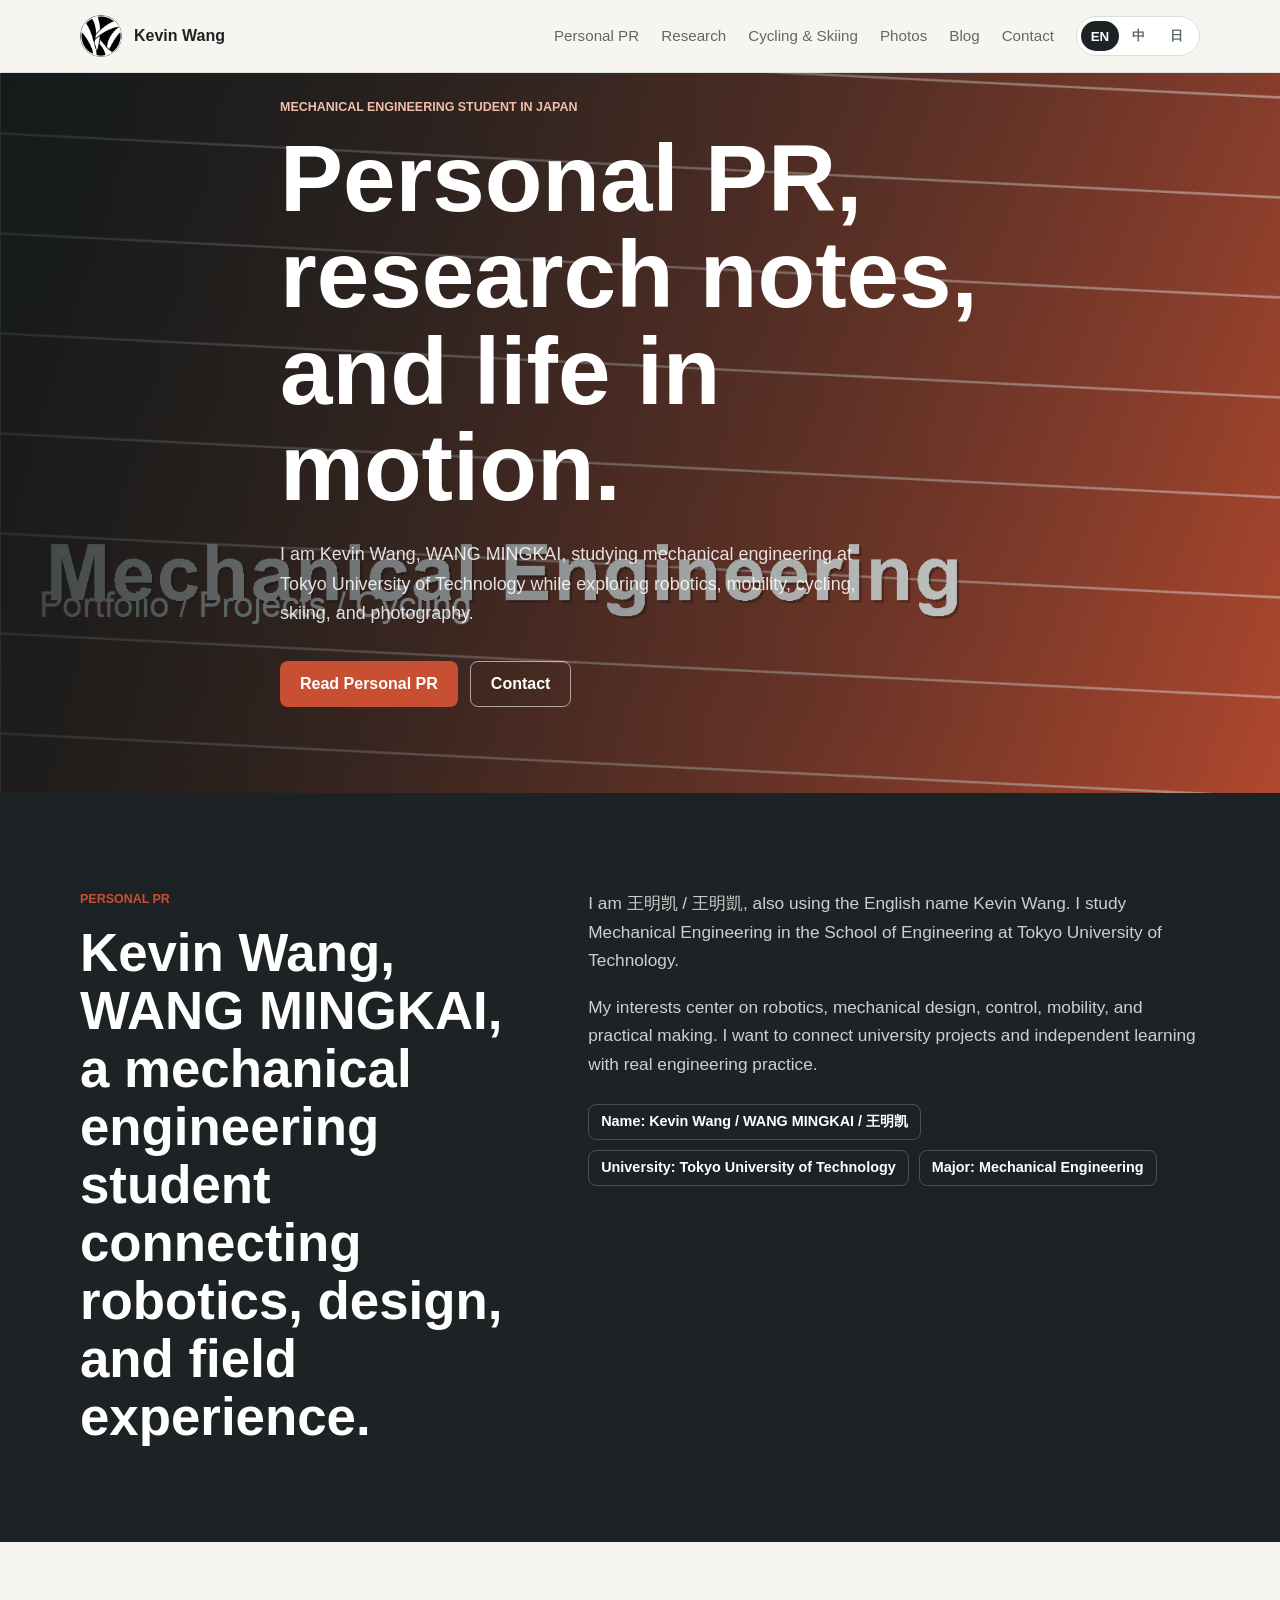
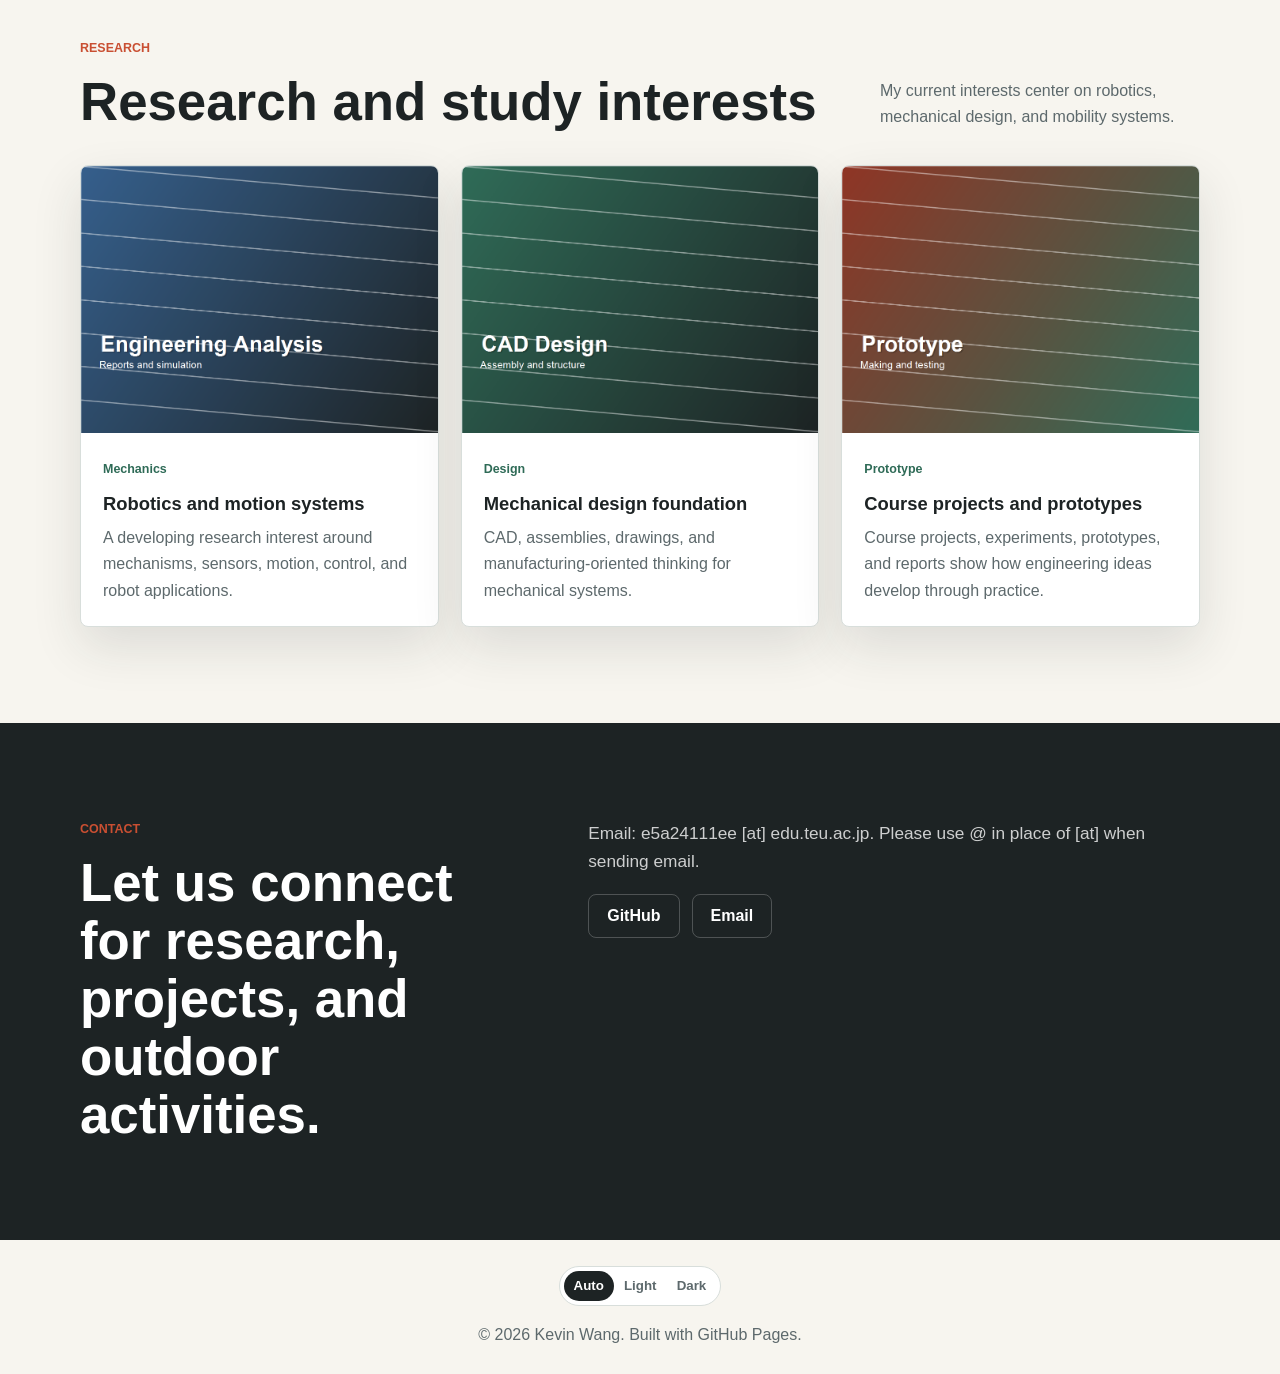
<file: index.html>
<!DOCTYPE html>
<html lang="en">
<head>
  <meta charset="UTF-8">
  <meta name="viewport" content="width=device-width, initial-scale=1.0">
  <meta name="description" content="Kevin Wang WANG MINGKAI's personal PR site for mechanical engineering, robotics interests, cycling, skiing, photography, and contact information.">
  <title>Kevin Wang | Mechanical Engineering Student</title>
  <link rel="icon" type="image/png" sizes="32x32" href="assets/images/favicon.png">
  <link rel="apple-touch-icon" sizes="180x180" href="assets/images/apple-touch-icon.png">
  <link rel="stylesheet" href="assets/css/styles.css">
</head>
<body>
  <header class="site-header">
    <nav class="nav" aria-label="Main navigation">
      <a class="brand" href="index.html#home" aria-label="Kevin Wang home">
        <span class="brand-mark"><img src="assets/images/site-icon.png" alt=""></span>
        <span class="brand-text">Kevin Wang</span>
      </a>
      <button class="nav-toggle" type="button" aria-expanded="false" aria-controls="nav-menu" aria-label="Open navigation">
        <span></span>
        <span></span>
        <span></span>
      </button>
      <div class="nav-menu" id="nav-menu">
        <a href="index.html#pr" data-i18n="nav.pr">Personal PR</a>
        <a href="index.html#research" data-i18n="nav.research">Research</a>
        <a href="activity.html" data-i18n="nav.activity">Cycling & Skiing</a>
        <a href="photos.html" data-i18n="nav.photos">Photos</a>
        <a href="blog.html" data-i18n="nav.blog">Blog</a>
        <a href="index.html#contact" data-i18n="nav.contact">Contact</a>
        <div class="language-switcher" aria-label="Language selector">
          <button class="lang-button active" type="button" data-lang="en">EN</button>
          <button class="lang-button" type="button" data-lang="zh">中</button>
          <button class="lang-button" type="button" data-lang="ja">日</button>
        </div>
      </div>
    </nav>
  </header>

  <main>
    <section class="hero" id="home">
      <div class="hero-media" aria-hidden="true">
        <img src="assets/images/hero-mechanical-cycling.png" alt="">
      </div>
      <div class="hero-content">
        <p class="eyebrow" data-i18n="hero.eyebrow">Mechanical Engineering Student in Japan</p>
        <h1 data-i18n="hero.title">Personal PR, research notes, and life in motion.</h1>
        <p class="hero-copy" data-i18n="hero.copy">I am Kevin Wang, WANG MINGKAI, studying mechanical engineering at Tokyo University of Technology while exploring robotics, mobility, cycling, skiing, and photography.</p>
        <div class="hero-actions">
          <a class="button primary" href="#pr" data-i18n="hero.primary">Read Personal PR</a>
          <a class="button secondary" href="#contact" data-i18n="hero.secondary">Contact</a>
        </div>
      </div>
    </section>

    <section class="section-band" id="pr">
      <div class="section-inner pr-layout">
        <div>
          <p class="section-kicker" data-i18n="pr.kicker">Personal PR</p>
          <h2 data-i18n="pr.title">Kevin Wang, WANG MINGKAI, a mechanical engineering student connecting robotics, design, and field experience.</h2>
        </div>
        <div class="pr-copy">
          <p data-i18n="pr.body1">I am 王明凯 / 王明凱, also using the English name Kevin Wang. I study Mechanical Engineering in the School of Engineering at Tokyo University of Technology.</p>
          <p data-i18n="pr.body2">My interests center on robotics, mechanical design, control, mobility, and practical making. I want to connect university projects and independent learning with real engineering practice.</p>
          <div class="quick-facts">
            <span data-i18n="pr.fact1">Name: Kevin Wang / WANG MINGKAI / 王明凯</span>
            <span data-i18n="pr.fact2">University: Tokyo University of Technology</span>
            <span data-i18n="pr.fact3">Major: Mechanical Engineering</span>
          </div>
        </div>
      </div>
    </section>

    <section class="section" id="research">
      <div class="section-inner">
        <div class="section-heading">
          <div>
            <p class="section-kicker" data-i18n="research.kicker">Research</p>
            <h2 data-i18n="research.title">Research and study interests</h2>
          </div>
          <p class="section-note" data-i18n="research.note">My current interests center on robotics, mechanical design, and mobility systems.</p>
        </div>
        <div class="project-grid">
          <article class="project-card">
            <img src="assets/images/project-analysis.png" alt="Mechanical and robotics research visual">
            <div class="card-body">
              <span class="tag" data-i18n="research.card1.tag">Mechanics</span>
              <h3 data-i18n="research.card1.title">Robotics and motion systems</h3>
              <p data-i18n="research.card1.body">A developing research interest around mechanisms, sensors, motion, control, and robot applications.</p>
            </div>
          </article>
          <article class="project-card">
            <img src="assets/images/project-cad.png" alt="CAD and mechanical design visual">
            <div class="card-body">
              <span class="tag" data-i18n="research.card2.tag">Design</span>
              <h3 data-i18n="research.card2.title">Mechanical design foundation</h3>
              <p data-i18n="research.card2.body">CAD, assemblies, drawings, and manufacturing-oriented thinking for mechanical systems.</p>
            </div>
          </article>
          <article class="project-card">
            <img src="assets/images/project-prototype.png" alt="Prototype and testing visual">
            <div class="card-body">
              <span class="tag" data-i18n="research.card3.tag">Prototype</span>
              <h3 data-i18n="research.card3.title">Course projects and prototypes</h3>
              <p data-i18n="research.card3.body">Course projects, experiments, prototypes, and reports show how engineering ideas develop through practice.</p>
            </div>
          </article>
        </div>
      </div>
    </section>

    <section class="contact section-band" id="contact">
      <div class="section-inner contact-grid">
        <div>
          <p class="section-kicker" data-i18n="contact.kicker">Contact</p>
          <h2 data-i18n="contact.title">Let us connect for research, projects, and outdoor activities.</h2>
        </div>
        <div class="contact-panel">
          <p data-i18n="contact.body">Email: e5a24111ee [at] edu.teu.ac.jp. Please use @ in place of [at] when sending email.</p>
          <div class="contact-links">
            <a href="https://github.com/hjfxdxn" target="_blank" rel="noreferrer">GitHub</a>
            <a href="mailto:e5a24111ee@edu.teu.ac.jp">Email</a>
          </div>
        </div>
      </div>
    </section>
  </main>

  <footer class="site-footer">
    <div class="theme-switcher footer-theme-switcher" aria-label="Theme selector">
      <button class="theme-button active" type="button" data-theme-choice="auto">Auto</button>
      <button class="theme-button" type="button" data-theme-choice="light">Light</button>
      <button class="theme-button" type="button" data-theme-choice="dark">Dark</button>
    </div>
    <p>&copy; <span id="year"></span> Kevin Wang. Built with GitHub Pages.</p>
  </footer>

  <script src="assets/js/main.js"></script>
</body>
</html>
</file>
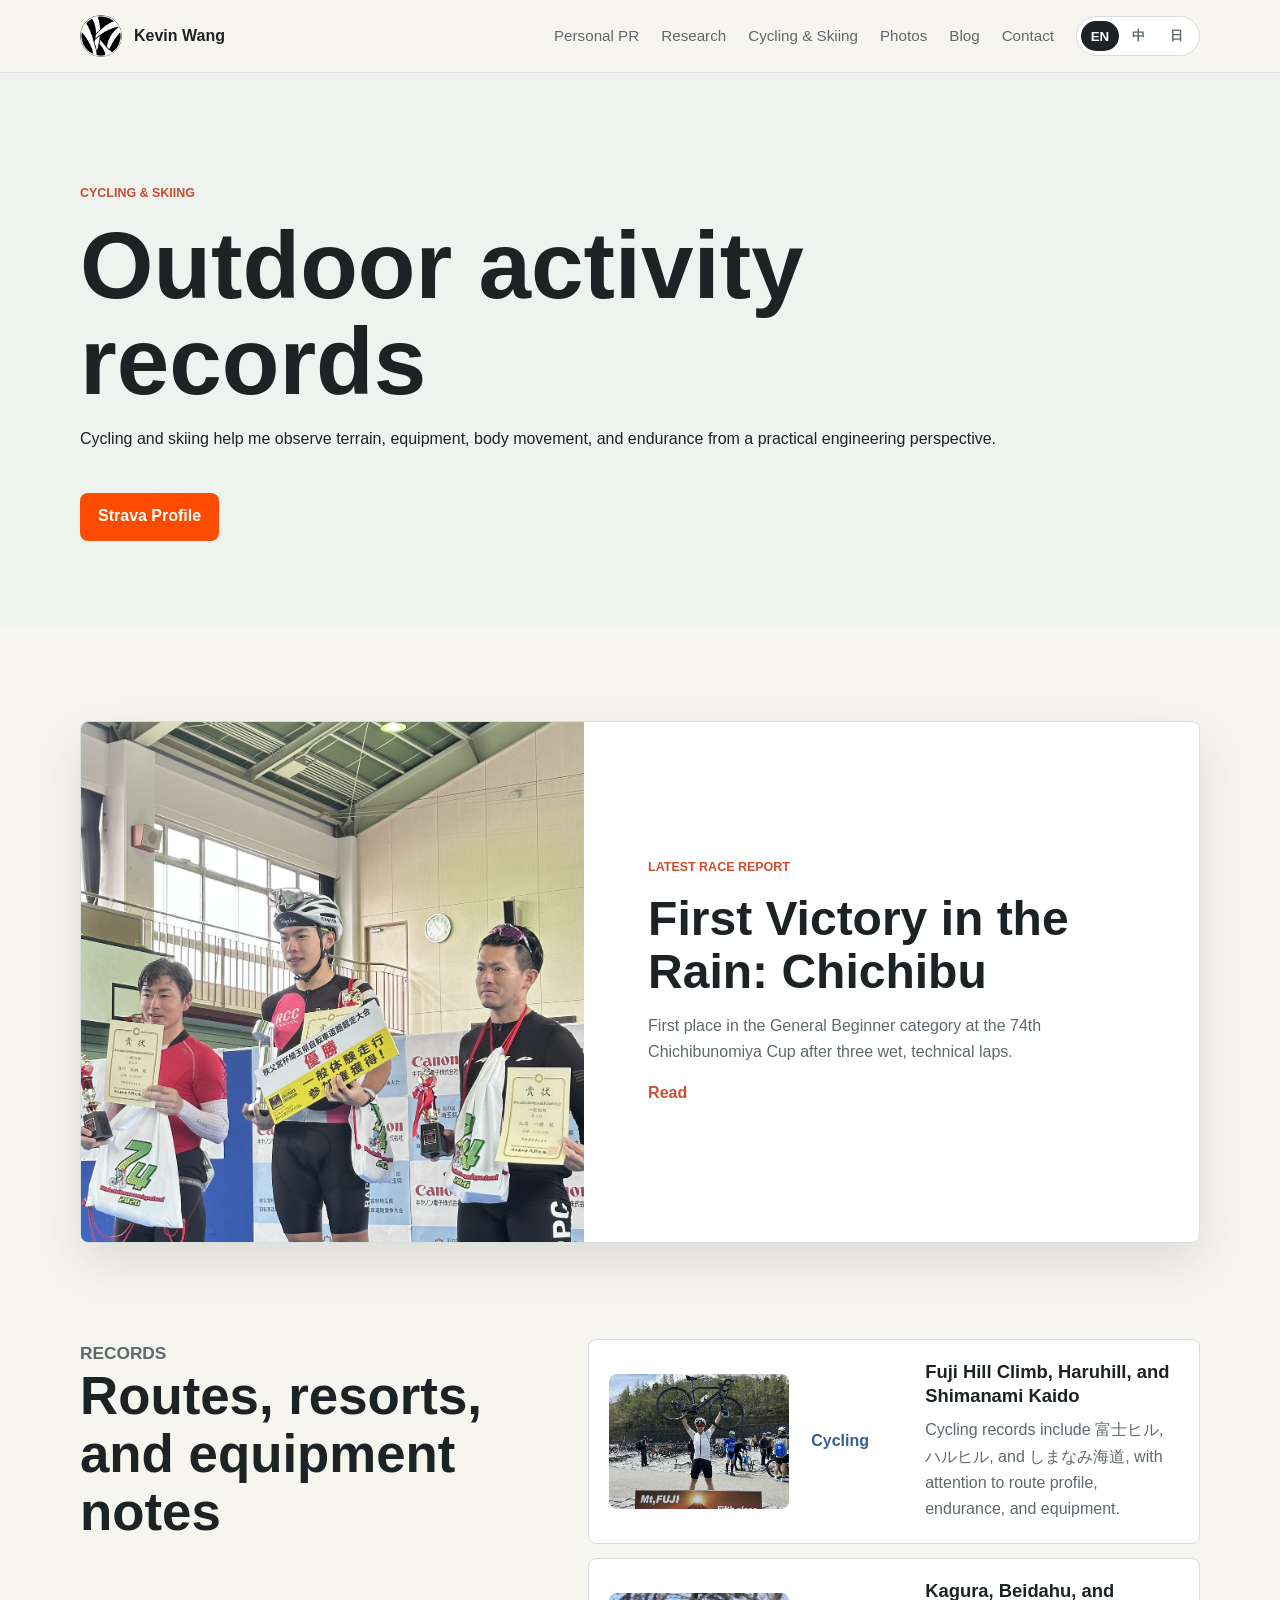
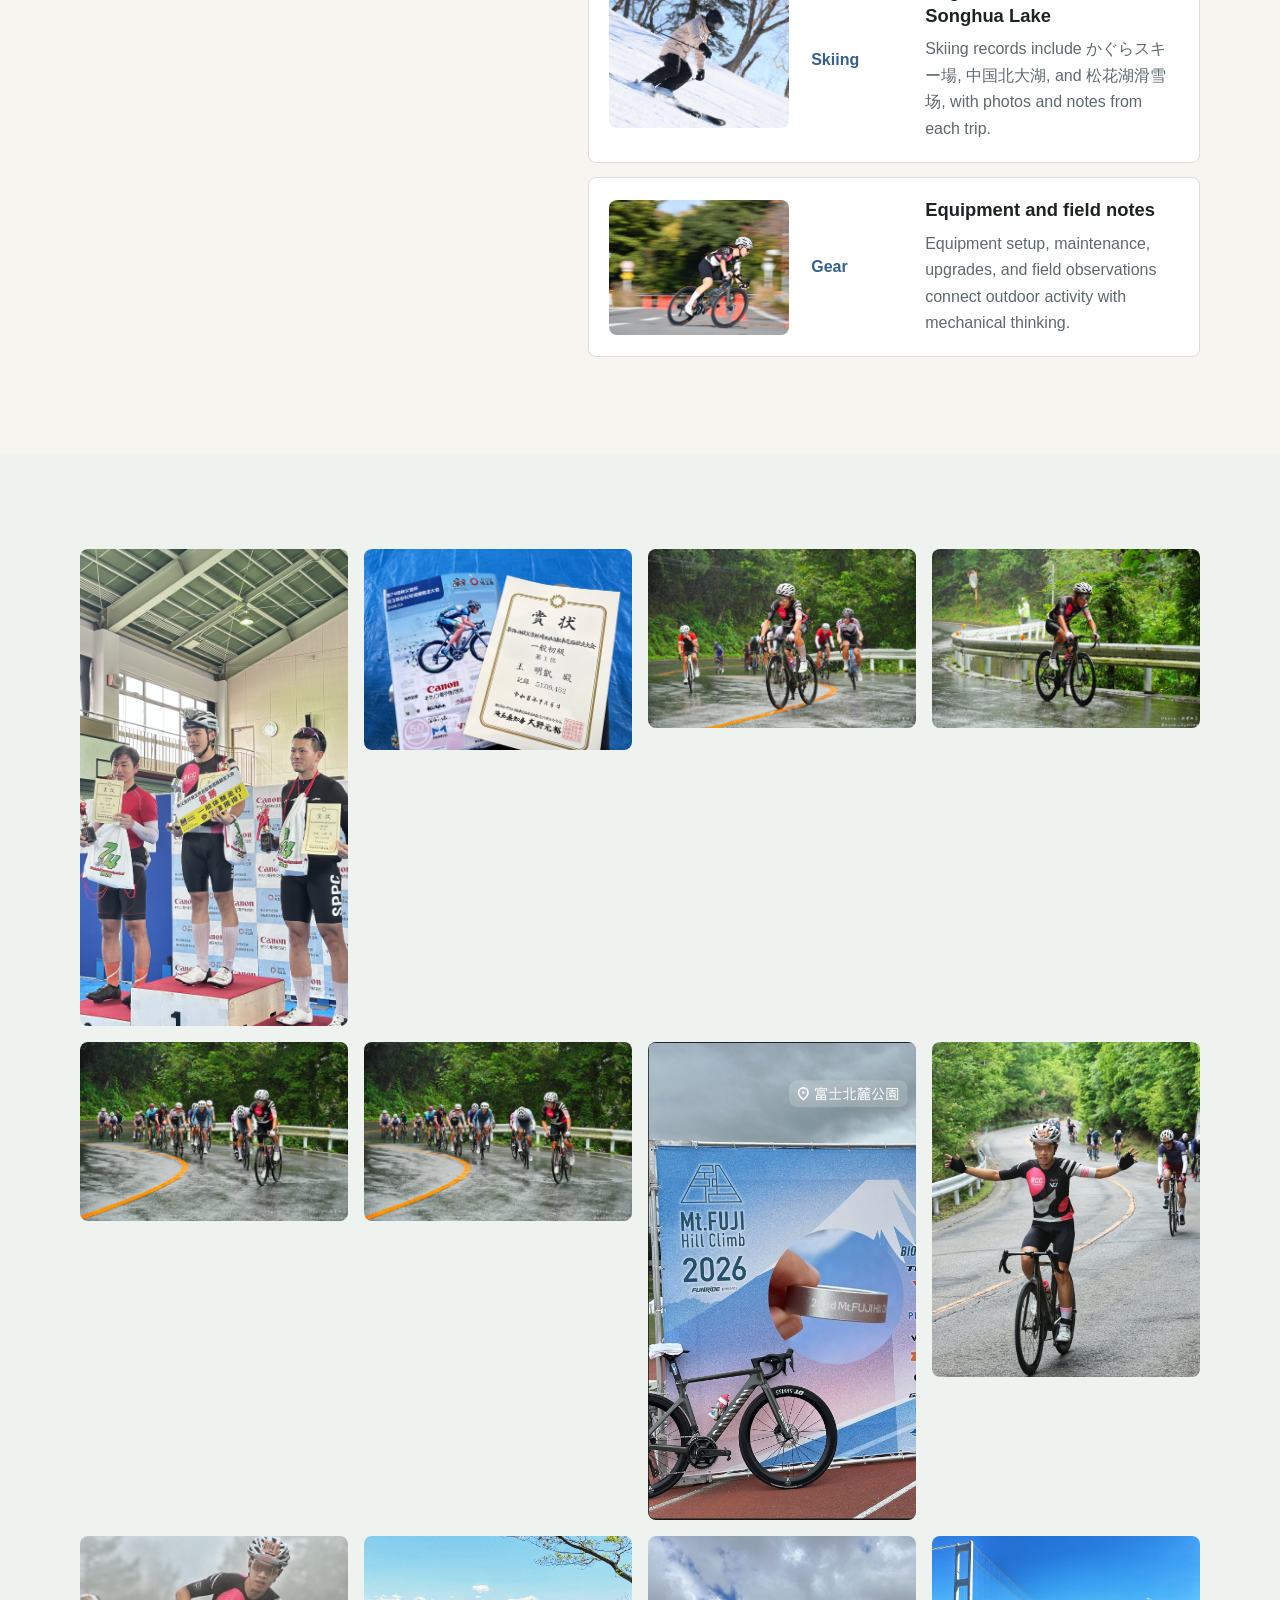
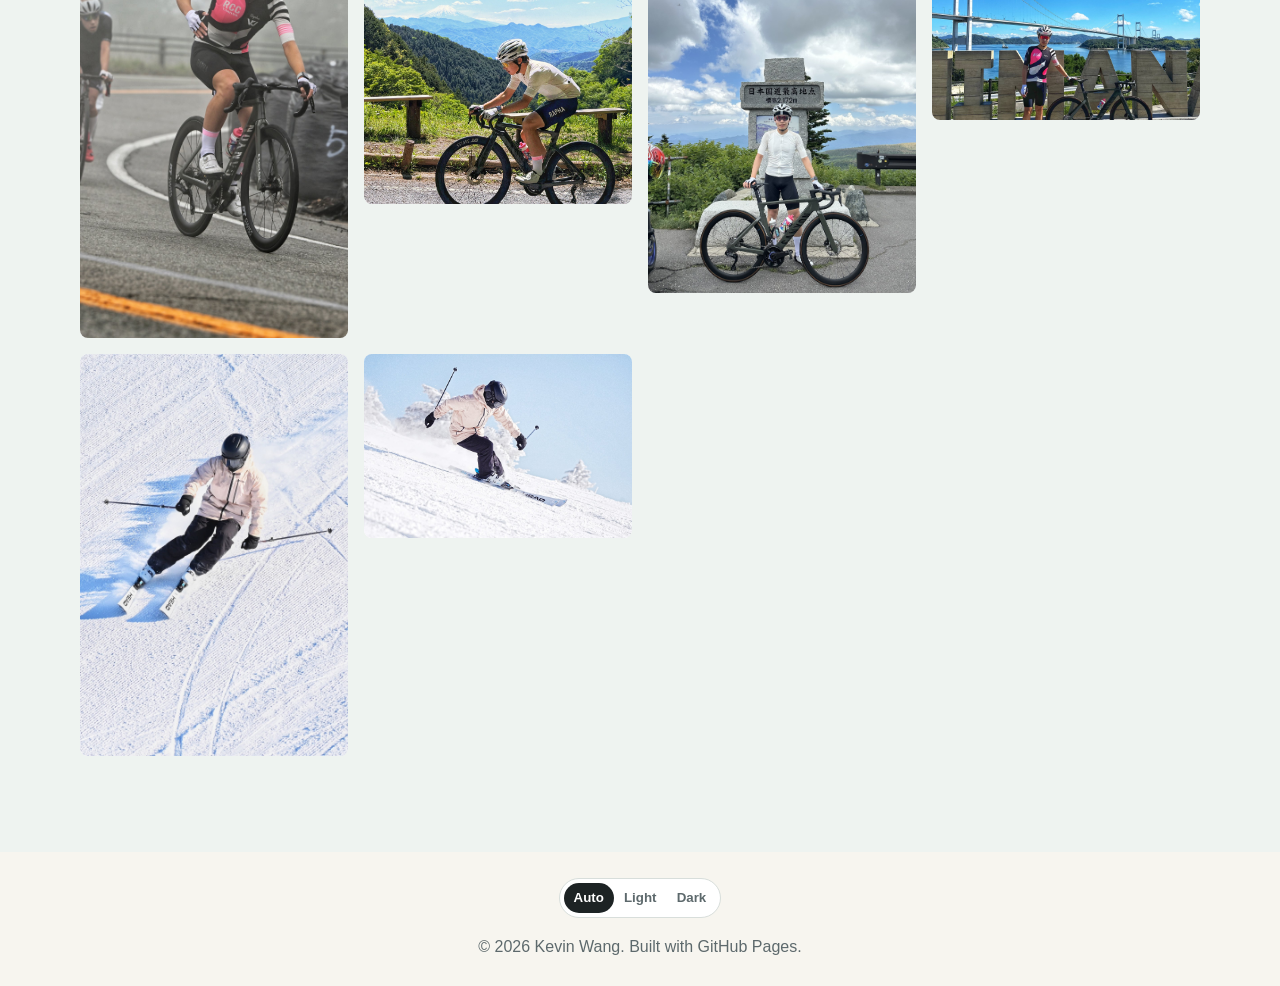
<file: activity.html>
<!DOCTYPE html>
<html lang="en">
<head>
  <meta charset="UTF-8">
  <meta name="viewport" content="width=device-width, initial-scale=1.0">
  <meta name="description" content="Cycling and skiing records by Kevin Wang.">
  <title>Cycling & Skiing | Kevin Wang</title>
  <link rel="icon" type="image/png" sizes="32x32" href="assets/images/favicon.png">
  <link rel="apple-touch-icon" sizes="180x180" href="assets/images/apple-touch-icon.png">
  <link rel="stylesheet" href="assets/css/styles.css">
</head>
<body>
  <header class="site-header">
    <nav class="nav" aria-label="Main navigation">
      <a class="brand" href="index.html#home" aria-label="Kevin Wang home">
        <span class="brand-mark"><img src="assets/images/site-icon.png" alt=""></span>
        <span class="brand-text">Kevin Wang</span>
      </a>
      <button class="nav-toggle" type="button" aria-expanded="false" aria-controls="nav-menu" aria-label="Open navigation">
        <span></span>
        <span></span>
        <span></span>
      </button>
      <div class="nav-menu" id="nav-menu">
        <a href="index.html#pr" data-i18n="nav.pr">Personal PR</a>
        <a href="index.html#research" data-i18n="nav.research">Research</a>
        <a href="activity.html" data-i18n="nav.activity">Cycling & Skiing</a>
        <a href="photos.html" data-i18n="nav.photos">Photos</a>
        <a href="blog.html" data-i18n="nav.blog">Blog</a>
        <a href="index.html#contact" data-i18n="nav.contact">Contact</a>
        <div class="language-switcher" aria-label="Language selector">
          <button class="lang-button active" type="button" data-lang="en">EN</button>
          <button class="lang-button" type="button" data-lang="zh">中</button>
          <button class="lang-button" type="button" data-lang="ja">日</button>
        </div>
      </div>
    </nav>
  </header>

  <main>
    <section class="subpage-hero section-muted">
      <div class="section-inner">
        <p class="section-kicker" data-i18n="activity.kicker">Cycling & Skiing</p>
        <h1 data-i18n="activity.title">Outdoor activity records</h1>
        <p data-i18n="activity.body">Cycling and skiing help me observe terrain, equipment, body movement, and endurance from a practical engineering perspective.</p>
        <a class="strava-link" href="https://strava.com/athletes/123462810" target="_blank" rel="noreferrer">Strava Profile</a>
      </div>
    </section>

    <section class="section race-report-section">
      <div class="section-inner">
        <a class="race-report-feature" href="chichibu-cup-first-victory.html">
          <img src="assets/images/activity/chichibu-podium-victory.jpg" alt="Kevin Wang on the winner's podium at the Chichibunomiya Cup">
          <div class="race-report-copy">
            <p class="section-kicker" data-i18n="activity.report.kicker">Latest Race Report</p>
            <h2 data-i18n="activity.report.title">First Victory in the Rain: Chichibu</h2>
            <p data-i18n="activity.report.body">First place in the General Beginner category at the 74th Chichibunomiya Cup after three wet, technical laps.</p>
            <span class="blog-card-action" data-i18n="blog.read">Read</span>
          </div>
        </a>
      </div>
    </section>

    <section class="section">
      <div class="section-inner activity-layout">
        <div class="section-heading compact">
          <p class="section-kicker">Records</p>
          <h2>Routes, resorts, and equipment notes</h2>
        </div>
        <div class="ride-list">
          <article class="ride-item media-ride-item">
            <img src="assets/images/activity/cycling-fuji-hillclimb-finish.jpg" alt="Fuji Hill Climb finish area">
            <span class="ride-date">Cycling</span>
            <div>
              <h3 data-i18n="activity.cycling.title">Fuji Hill Climb, Haruhill, and Shimanami Kaido</h3>
              <p data-i18n="activity.cycling.body">Cycling records include 富士ヒル, ハルヒル, and しまなみ海道, with attention to route profile, endurance, and equipment.</p>
            </div>
          </article>
          <article class="ride-item media-ride-item">
            <img src="assets/images/activity/skiing-slope-carve.jpg" alt="Skiing on a snowy slope">
            <span class="ride-date">Skiing</span>
            <div>
              <h3 data-i18n="activity.skiing.title">Kagura, Beidahu, and Songhua Lake</h3>
              <p data-i18n="activity.skiing.body">Skiing records include かぐらスキー場, 中国北大湖, and 松花湖滑雪场, with photos and notes from each trip.</p>
            </div>
          </article>
          <article class="ride-item media-ride-item">
            <img src="assets/images/activity/cycling-road-action.jpg" alt="Road cycling action">
            <span class="ride-date">Gear</span>
            <div>
              <h3 data-i18n="activity.gear.title">Equipment and field notes</h3>
              <p data-i18n="activity.gear.body">Equipment setup, maintenance, upgrades, and field observations connect outdoor activity with mechanical thinking.</p>
            </div>
          </article>
        </div>
      </div>
    </section>

    <section class="section section-muted">
      <div class="section-inner">
        <div class="activity-photo-grid">
          <figure tabindex="0"><img src="assets/images/activity/chichibu-podium-victory.jpg" alt="Winner's podium at the Chichibunomiya Cup"><figcaption>First career victory</figcaption></figure>
          <figure tabindex="0"><img src="assets/images/activity/chichibu-winner-certificate.jpg" alt="Chichibunomiya Cup winner's certificate"><figcaption>General Beginner, first place</figcaption></figure>
          <figure tabindex="0"><img src="assets/images/activity/chichibu-rain-pack.jpg" alt="Racing in the pack during heavy rain in Chichibu"><figcaption>Climbing with the pack</figcaption></figure>
          <figure tabindex="0"><img src="assets/images/activity/chichibu-rain-solo.jpg" alt="Kevin Wang racing alone in heavy rain"><figcaption>Rain-soaked race line</figcaption></figure>
          <figure tabindex="0"><img src="assets/images/activity/chichibu-rain-attack.jpg" alt="Kevin Wang leading an attack on a wet climb"><figcaption>Driving the pace uphill</figcaption></figure>
          <figure tabindex="0"><img src="assets/images/activity/chichibu-rain-breakaway.jpg" alt="Kevin Wang moving clear at the front of the group"><figcaption>The decisive move</figcaption></figure>
          <figure tabindex="0"><img src="assets/images/activity/fuji-hill-silver-ring.jpg" alt="Mt. Fuji Hill Climb silver ring"><figcaption>Silver Ring</figcaption></figure>
          <figure tabindex="0"><img src="assets/images/activity/fuji-hill-climb-road.jpg" alt="Cycling during Mt. Fuji Hill Climb"><figcaption>Fuji Hill climb</figcaption></figure>
          <figure tabindex="0"><img src="assets/images/activity/fuji-hill-fog-climb.jpg" alt="Cycling through fog at Mt. Fuji Hill Climb"><figcaption>Foggy upper slopes</figcaption></figure>
          <figure tabindex="0"><img src="assets/images/activity/cycling-fuji-view.jpg" alt="Cycling with Mount Fuji view"><figcaption>Fuji view ride</figcaption></figure>
          <figure tabindex="0"><img src="assets/images/activity/cycling-summit-bike.jpg" alt="Cycling summit record"><figcaption>Summit record</figcaption></figure>
          <figure tabindex="0"><img src="assets/images/activity/cycling-shimanami-kaido.jpg" alt="Shimanami Kaido cycling"><figcaption>Shimanami Kaido</figcaption></figure>
          <figure tabindex="0"><img src="assets/images/activity/skiing-groomed-run.jpg" alt="Skiing on a groomed run"><figcaption>Groomed ski run</figcaption></figure>
          <figure tabindex="0"><img src="assets/images/activity/skiing-snow-turn.jpg" alt="Ski turn in powder snow"><figcaption>Snow turn</figcaption></figure>
        </div>
      </div>
    </section>
  </main>

  <footer class="site-footer">
    <div class="theme-switcher footer-theme-switcher" aria-label="Theme selector">
      <button class="theme-button active" type="button" data-theme-choice="auto">Auto</button>
      <button class="theme-button" type="button" data-theme-choice="light">Light</button>
      <button class="theme-button" type="button" data-theme-choice="dark">Dark</button>
    </div>
    <p>&copy; <span id="year"></span> Kevin Wang. Built with GitHub Pages.</p>
  </footer>

  <script src="assets/js/main.js"></script>
</body>
</html>
</file>
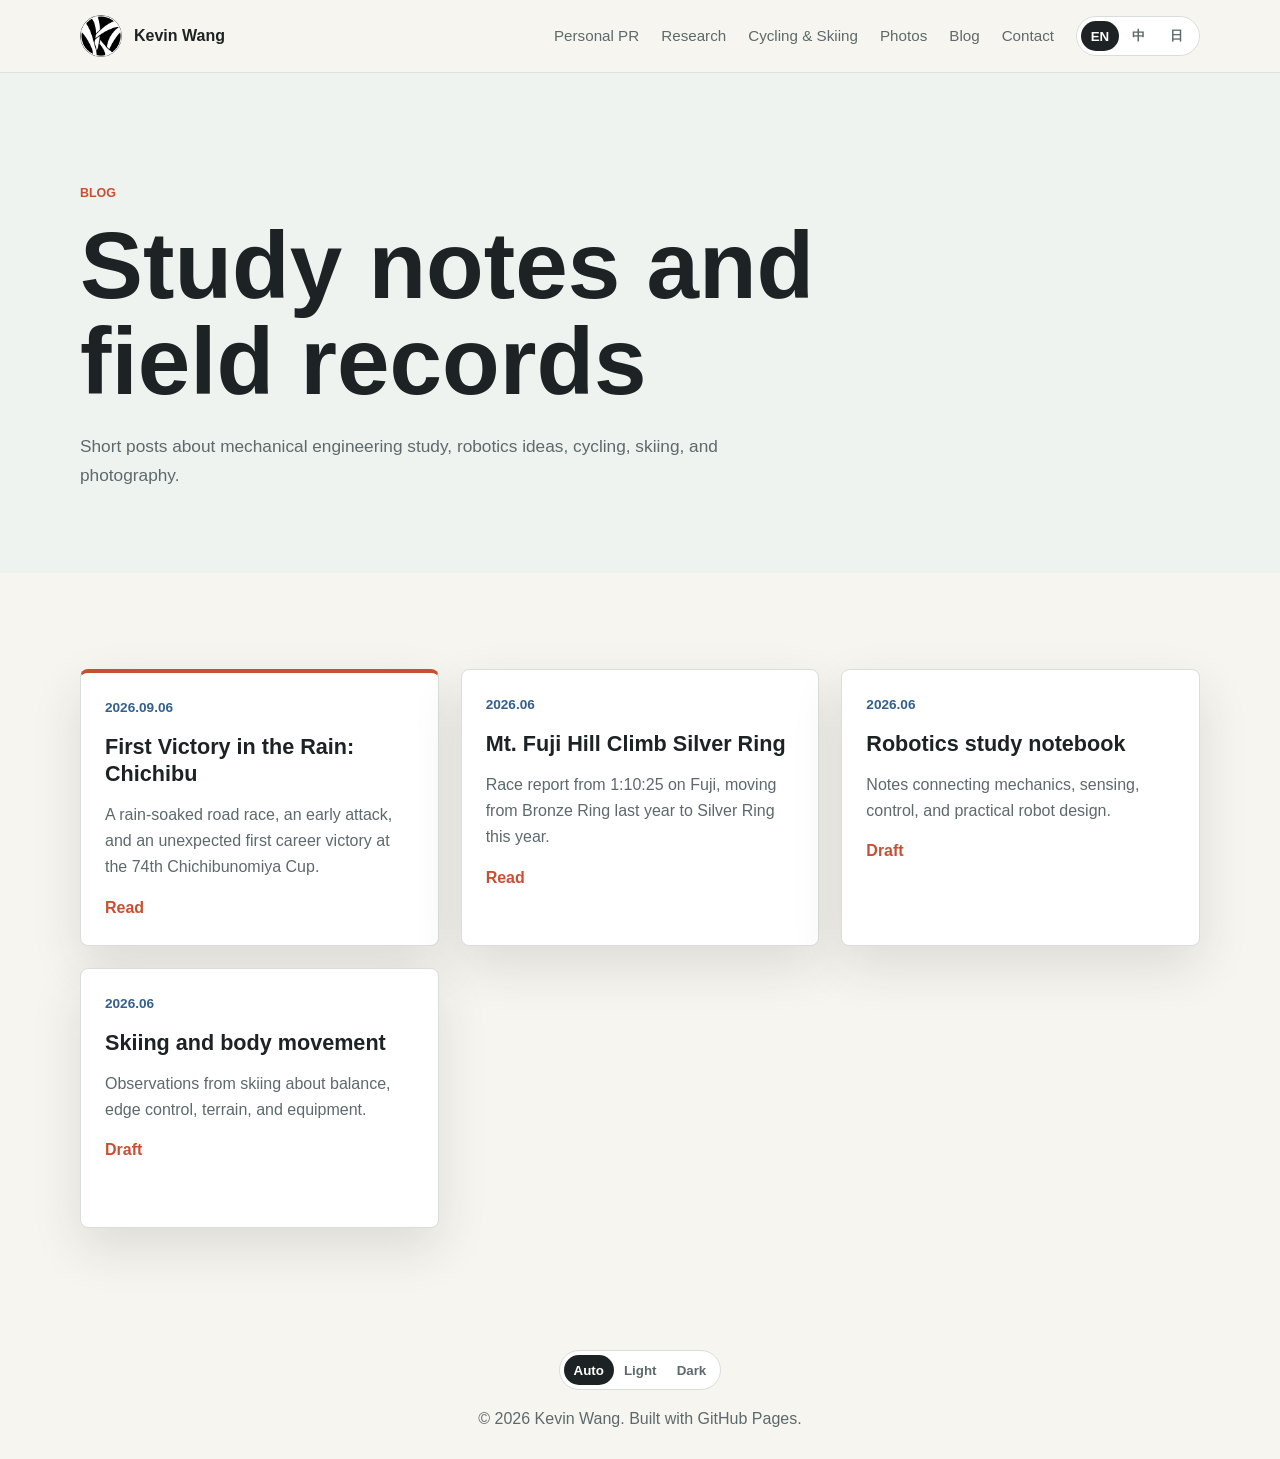
<file: blog.html>
<!DOCTYPE html>
<html lang="en">
<head>
  <meta charset="UTF-8">
  <meta name="viewport" content="width=device-width, initial-scale=1.0">
  <meta name="description" content="Blog posts by Kevin Wang about mechanical engineering, cycling, skiing, and study notes.">
  <title>Blog | Kevin Wang</title>
  <link rel="icon" type="image/png" sizes="32x32" href="assets/images/favicon.png">
  <link rel="apple-touch-icon" sizes="180x180" href="assets/images/apple-touch-icon.png">
  <link rel="stylesheet" href="assets/css/styles.css">
</head>
<body>
  <header class="site-header">
    <nav class="nav" aria-label="Main navigation">
      <a class="brand" href="index.html#home" aria-label="Kevin Wang home">
        <span class="brand-mark"><img src="assets/images/site-icon.png" alt=""></span>
        <span class="brand-text">Kevin Wang</span>
      </a>
      <button class="nav-toggle" type="button" aria-expanded="false" aria-controls="nav-menu" aria-label="Open navigation">
        <span></span>
        <span></span>
        <span></span>
      </button>
      <div class="nav-menu" id="nav-menu">
        <a href="index.html#pr" data-i18n="nav.pr">Personal PR</a>
        <a href="index.html#research" data-i18n="nav.research">Research</a>
        <a href="activity.html" data-i18n="nav.activity">Cycling & Skiing</a>
        <a href="photos.html" data-i18n="nav.photos">Photos</a>
        <a href="blog.html" data-i18n="nav.blog">Blog</a>
        <a href="index.html#contact" data-i18n="nav.contact">Contact</a>
        <div class="language-switcher" aria-label="Language selector">
          <button class="lang-button active" type="button" data-lang="en">EN</button>
          <button class="lang-button" type="button" data-lang="zh">中</button>
          <button class="lang-button" type="button" data-lang="ja">日</button>
        </div>
      </div>
    </nav>
  </header>

  <main>
    <section class="subpage-hero section-muted">
      <div class="section-inner">
        <p class="section-kicker" data-i18n="blog.kicker">Blog</p>
        <h1 data-i18n="blog.title">Study notes and field records</h1>
        <p data-i18n="blog.note">Short posts about mechanical engineering study, robotics ideas, cycling, skiing, and photography.</p>
      </div>
    </section>

    <section class="section">
      <div class="section-inner">
        <div class="blog-grid">
          <a class="blog-card blog-card-featured" href="chichibu-cup-first-victory.html">
            <span class="blog-date">2026.09.06</span>
            <h2 data-i18n="blog.chichibu.title">First Victory in the Rain: Chichibu</h2>
            <p data-i18n="blog.chichibu.body">A rain-soaked road race, an early attack, and an unexpected first career victory at the 74th Chichibunomiya Cup.</p>
            <span class="blog-card-action" data-i18n="blog.read">Read</span>
          </a>
          <a class="blog-card" href="fuji-hill-silver-ring.html">
            <span class="blog-date">2026.06</span>
            <h2 data-i18n="blog.post1.title">Fuji Hill Climb record</h2>
            <p data-i18n="blog.post1.body">A space for route notes, preparation, equipment, pacing, and reflection from 富士ヒル.</p>
            <span class="blog-card-action" data-i18n="blog.read">Read</span>
          </a>
          <a class="blog-card is-draft" href="blog.html" aria-disabled="true">
            <span class="blog-date">2026.06</span>
            <h2 data-i18n="blog.post2.title">Robotics study notebook</h2>
            <p data-i18n="blog.post2.body">Notes connecting mechanics, sensing, control, and practical robot design.</p>
            <span class="blog-card-action" data-i18n="blog.draft">Draft</span>
          </a>
          <a class="blog-card is-draft" href="blog.html" aria-disabled="true">
            <span class="blog-date">2026.06</span>
            <h2 data-i18n="blog.post3.title">Skiing and body movement</h2>
            <p data-i18n="blog.post3.body">Observations from skiing about balance, edge control, terrain, and equipment.</p>
            <span class="blog-card-action" data-i18n="blog.draft">Draft</span>
          </a>
        </div>
      </div>
    </section>
  </main>

  <footer class="site-footer">
    <div class="theme-switcher footer-theme-switcher" aria-label="Theme selector">
      <button class="theme-button active" type="button" data-theme-choice="auto">Auto</button>
      <button class="theme-button" type="button" data-theme-choice="light">Light</button>
      <button class="theme-button" type="button" data-theme-choice="dark">Dark</button>
    </div>
    <p>&copy; <span id="year"></span> Kevin Wang. Built with GitHub Pages.</p>
  </footer>

  <script src="assets/js/main.js"></script>
</body>
</html>
</file>
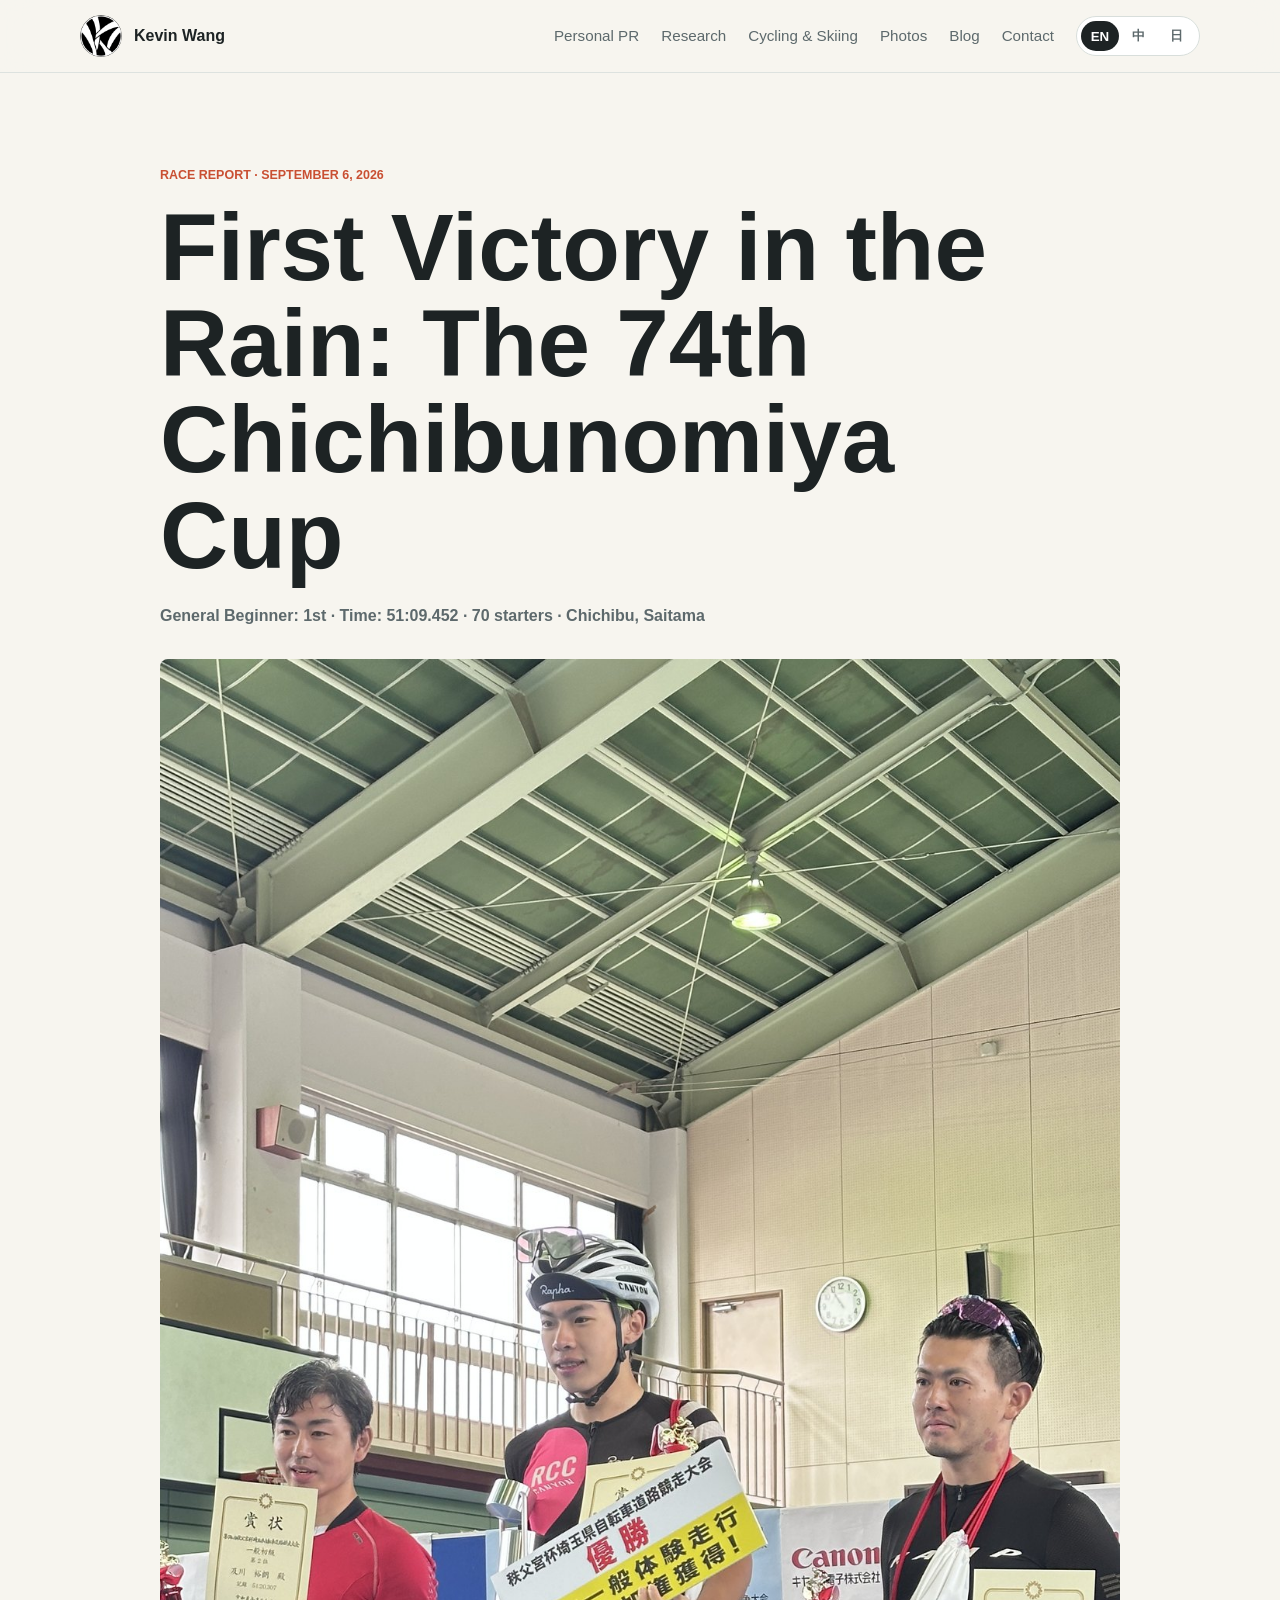
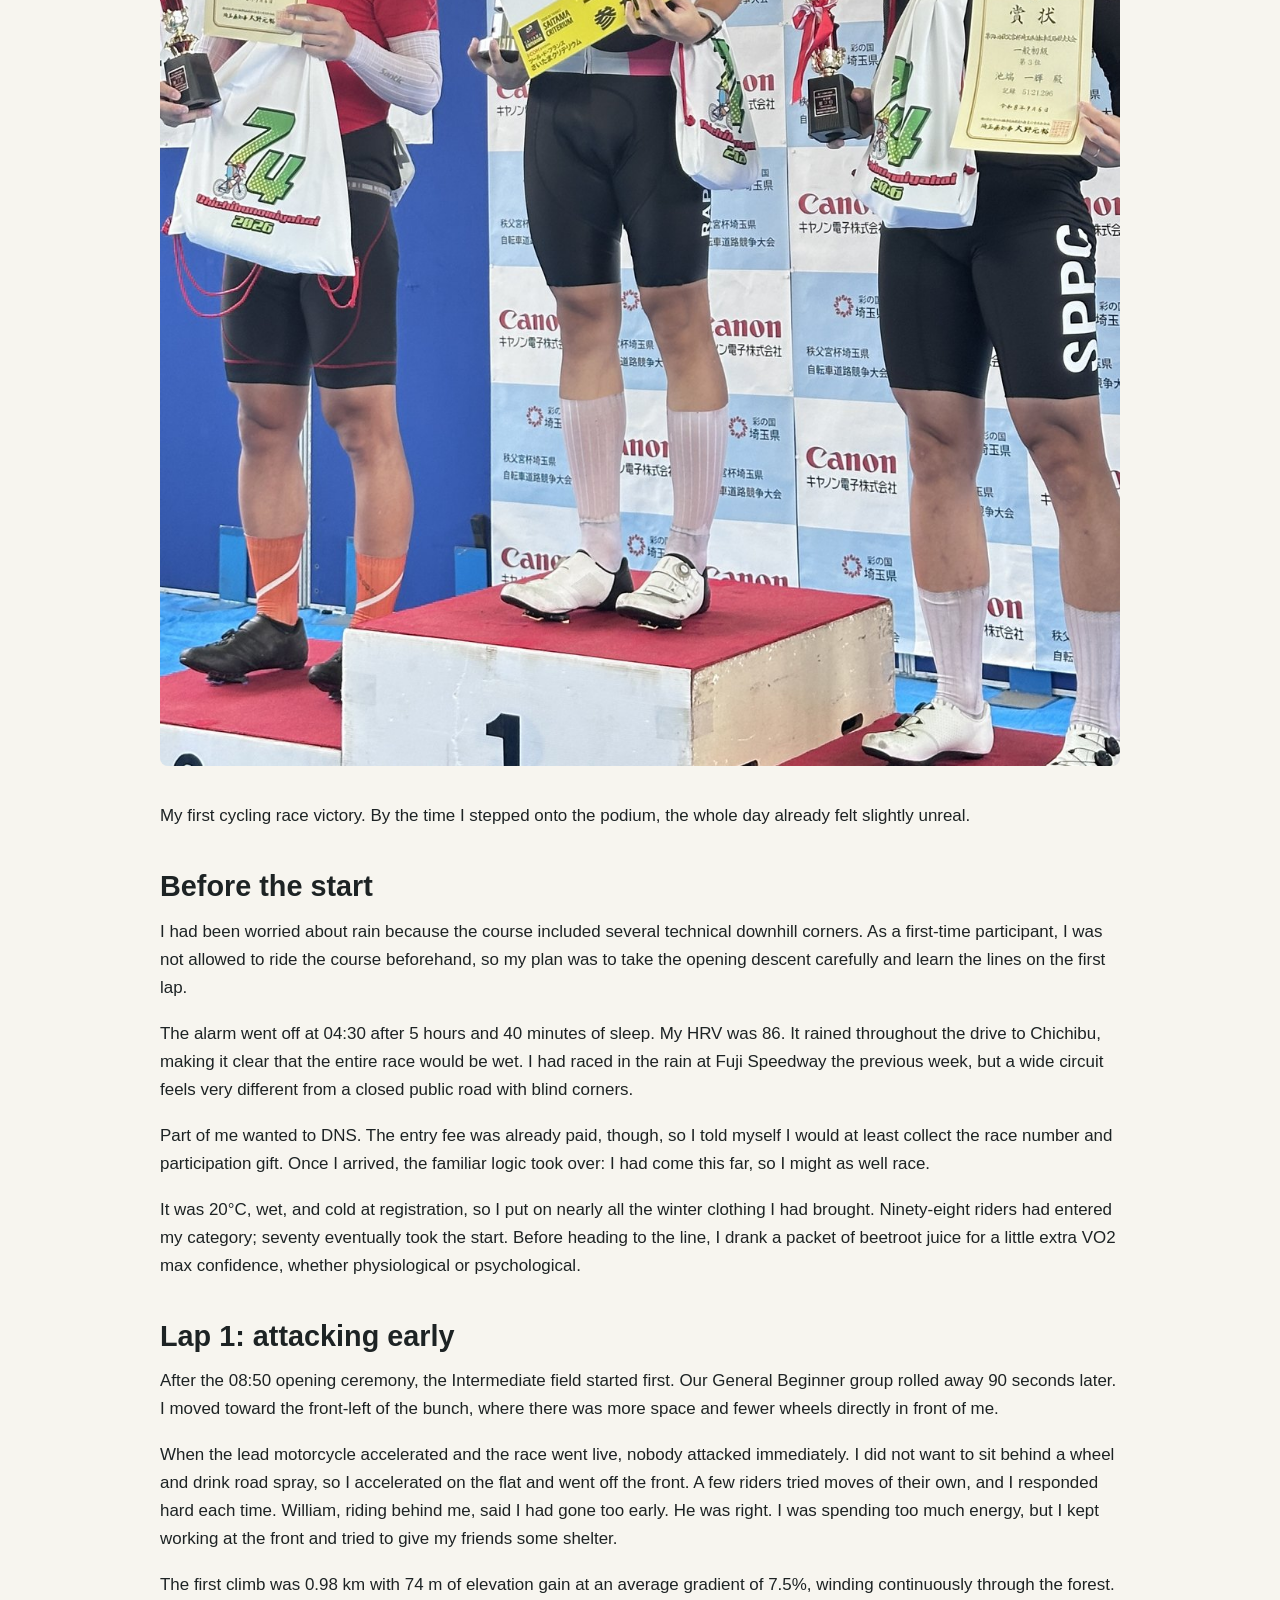
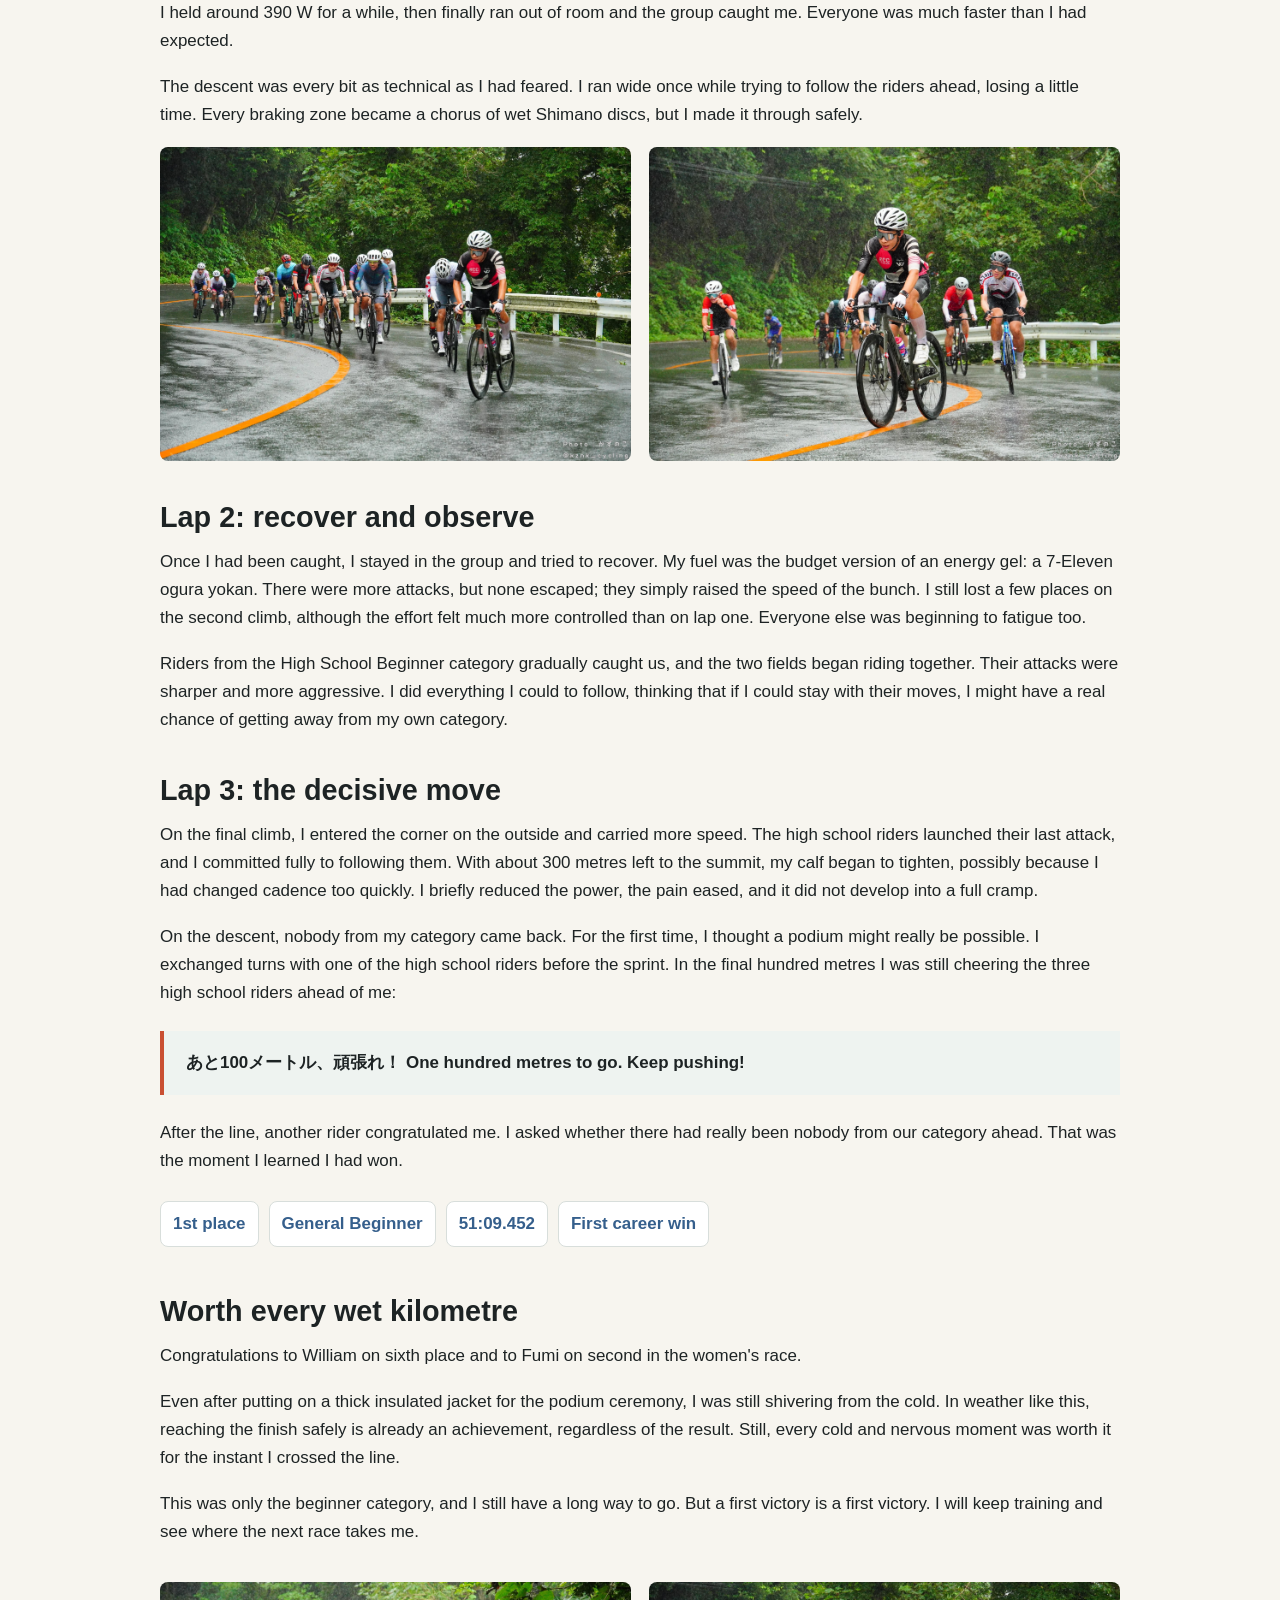
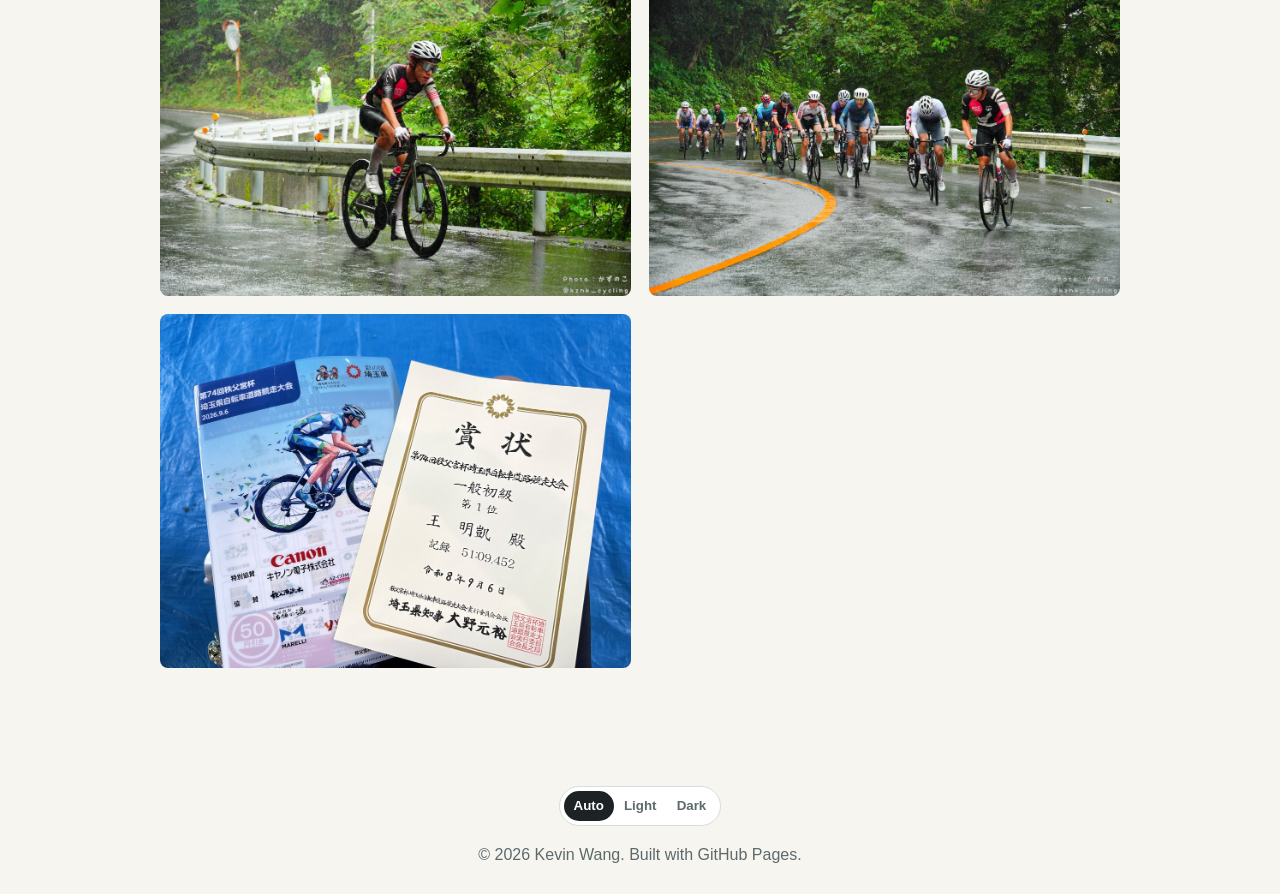
<file: chichibu-cup-first-victory.html>
<!DOCTYPE html>
<html lang="en">
<head>
  <meta charset="UTF-8">
  <meta name="viewport" content="width=device-width, initial-scale=1.0">
  <meta name="description" content="Kevin Wang's first cycling race victory at the 74th Chichibunomiya Cup Saitama Road Race.">
  <title>First Victory in the Rain: Chichibu | Kevin Wang</title>
  <link rel="icon" type="image/png" sizes="32x32" href="assets/images/favicon.png">
  <link rel="apple-touch-icon" sizes="180x180" href="assets/images/apple-touch-icon.png">
  <link rel="stylesheet" href="assets/css/styles.css">
</head>
<body>
  <header class="site-header">
    <nav class="nav" aria-label="Main navigation">
      <a class="brand" href="index.html#home" aria-label="Kevin Wang home">
        <span class="brand-mark"><img src="assets/images/site-icon.png" alt=""></span>
        <span class="brand-text">Kevin Wang</span>
      </a>
      <button class="nav-toggle" type="button" aria-expanded="false" aria-controls="nav-menu" aria-label="Open navigation">
        <span></span><span></span><span></span>
      </button>
      <div class="nav-menu" id="nav-menu">
        <a href="index.html#pr" data-i18n="nav.pr">Personal PR</a>
        <a href="index.html#research" data-i18n="nav.research">Research</a>
        <a href="activity.html" data-i18n="nav.activity">Cycling & Skiing</a>
        <a href="photos.html" data-i18n="nav.photos">Photos</a>
        <a href="blog.html" data-i18n="nav.blog">Blog</a>
        <a href="index.html#contact" data-i18n="nav.contact">Contact</a>
        <div class="language-switcher" aria-label="Language selector">
          <button class="lang-button active" type="button" data-lang="en">EN</button>
          <button class="lang-button" type="button" data-lang="zh">中</button>
          <button class="lang-button" type="button" data-lang="ja">日</button>
        </div>
      </div>
    </nav>
  </header>

  <main>
    <article class="blog-post">
      <header class="blog-post-header">
        <p class="section-kicker">Race Report · September 6, 2026</p>
        <h1>First Victory in the Rain: The 74th Chichibunomiya Cup</h1>
        <p class="blog-post-meta">General Beginner: 1st · Time: 51:09.452 · 70 starters · Chichibu, Saitama</p>
      </header>

      <figure class="blog-hero-image" tabindex="0">
        <img src="assets/images/activity/chichibu-podium-victory.jpg" alt="Kevin Wang standing on the winner's podium at the Chichibunomiya Cup">
        <figcaption>My first cycling race victory</figcaption>
      </figure>

      <div class="blog-post-body">
        <p>My first cycling race victory. By the time I stepped onto the podium, the whole day already felt slightly unreal.</p>

        <h2>Before the start</h2>
        <p>I had been worried about rain because the course included several technical downhill corners. As a first-time participant, I was not allowed to ride the course beforehand, so my plan was to take the opening descent carefully and learn the lines on the first lap.</p>
        <p>The alarm went off at 04:30 after 5 hours and 40 minutes of sleep. My HRV was 86. It rained throughout the drive to Chichibu, making it clear that the entire race would be wet. I had raced in the rain at Fuji Speedway the previous week, but a wide circuit feels very different from a closed public road with blind corners.</p>
        <p>Part of me wanted to DNS. The entry fee was already paid, though, so I told myself I would at least collect the race number and participation gift. Once I arrived, the familiar logic took over: I had come this far, so I might as well race.</p>
        <p>It was 20°C, wet, and cold at registration, so I put on nearly all the winter clothing I had brought. Ninety-eight riders had entered my category; seventy eventually took the start. Before heading to the line, I drank a packet of beetroot juice for a little extra VO2 max confidence, whether physiological or psychological.</p>

        <h2>Lap 1: attacking early</h2>
        <p>After the 08:50 opening ceremony, the Intermediate field started first. Our General Beginner group rolled away 90 seconds later. I moved toward the front-left of the bunch, where there was more space and fewer wheels directly in front of me.</p>
        <p>When the lead motorcycle accelerated and the race went live, nobody attacked immediately. I did not want to sit behind a wheel and drink road spray, so I accelerated on the flat and went off the front. A few riders tried moves of their own, and I responded hard each time. William, riding behind me, said I had gone too early. He was right. I was spending too much energy, but I kept working at the front and tried to give my friends some shelter.</p>
        <p>The first climb was 0.98 km with 74 m of elevation gain at an average gradient of 7.5%, winding continuously through the forest. I held around 390 W for a while, then finally ran out of room and the group caught me. Everyone was much faster than I had expected.</p>
        <p>The descent was every bit as technical as I had feared. I ran wide once while trying to follow the riders ahead, losing a little time. Every braking zone became a chorus of wet Shimano discs, but I made it through safely.</p>

        <div class="blog-post-gallery">
          <figure tabindex="0"><img src="assets/images/activity/chichibu-rain-attack.jpg" alt="Kevin Wang setting the pace on the wet climb"><figcaption>Setting the pace on the climb</figcaption></figure>
          <figure tabindex="0"><img src="assets/images/activity/chichibu-rain-pack.jpg" alt="The race group climbing through heavy rain"><figcaption>Heavy rain</figcaption></figure>
        </div>

        <h2>Lap 2: recover and observe</h2>
        <p>Once I had been caught, I stayed in the group and tried to recover. My fuel was the budget version of an energy gel: a 7-Eleven ogura yokan. There were more attacks, but none escaped; they simply raised the speed of the bunch. I still lost a few places on the second climb, although the effort felt much more controlled than on lap one. Everyone else was beginning to fatigue too.</p>
        <p>Riders from the High School Beginner category gradually caught us, and the two fields began riding together. Their attacks were sharper and more aggressive. I did everything I could to follow, thinking that if I could stay with their moves, I might have a real chance of getting away from my own category.</p>

        <h2>Lap 3: the decisive move</h2>
        <p>On the final climb, I entered the corner on the outside and carried more speed. The high school riders launched their last attack, and I committed fully to following them. With about 300 metres left to the summit, my calf began to tighten, possibly because I had changed cadence too quickly. I briefly reduced the power, the pain eased, and it did not develop into a full cramp.</p>
        <p>On the descent, nobody from my category came back. For the first time, I thought a podium might really be possible. I exchanged turns with one of the high school riders before the sprint. In the final hundred metres I was still cheering the three high school riders ahead of me:</p>
        <blockquote>あと100メートル、頑張れ！ One hundred metres to go. Keep pushing!</blockquote>
        <p>After the line, another rider congratulated me. I asked whether there had really been nobody from our category ahead. That was the moment I learned I had won.</p>

        <div class="result-list">
          <span>1st place</span>
          <span>General Beginner</span>
          <span>51:09.452</span>
          <span>First career win</span>
        </div>

        <h2>Worth every wet kilometre</h2>
        <p>Congratulations to William on sixth place and to Fumi on second in the women's race.</p>
        <p>Even after putting on a thick insulated jacket for the podium ceremony, I was still shivering from the cold. In weather like this, reaching the finish safely is already an achievement, regardless of the result. Still, every cold and nervous moment was worth it for the instant I crossed the line.</p>
        <p>This was only the beginner category, and I still have a long way to go. But a first victory is a first victory. I will keep training and see where the next race takes me.</p>
      </div>

      <div class="blog-post-gallery">
        <figure tabindex="0"><img src="assets/images/activity/chichibu-rain-solo.jpg" alt="Kevin Wang riding alone through heavy rain"><figcaption>Holding the line through the rain</figcaption></figure>
        <figure tabindex="0"><img src="assets/images/activity/chichibu-rain-breakaway.jpg" alt="Kevin Wang at the front of the race group"><figcaption>Clear at the front on the final lap</figcaption></figure>
        <figure tabindex="0"><img src="assets/images/activity/chichibu-winner-certificate.jpg" alt="First-place certificate from the Chichibunomiya Cup"><figcaption>General Beginner, first place</figcaption></figure>
      </div>
    </article>
  </main>

  <footer class="site-footer">
    <div class="theme-switcher footer-theme-switcher" aria-label="Theme selector">
      <button class="theme-button active" type="button" data-theme-choice="auto">Auto</button>
      <button class="theme-button" type="button" data-theme-choice="light">Light</button>
      <button class="theme-button" type="button" data-theme-choice="dark">Dark</button>
    </div>
    <p>&copy; <span id="year"></span> Kevin Wang. Built with GitHub Pages.</p>
  </footer>

  <script src="assets/js/main.js"></script>
</body>
</html>
</file>
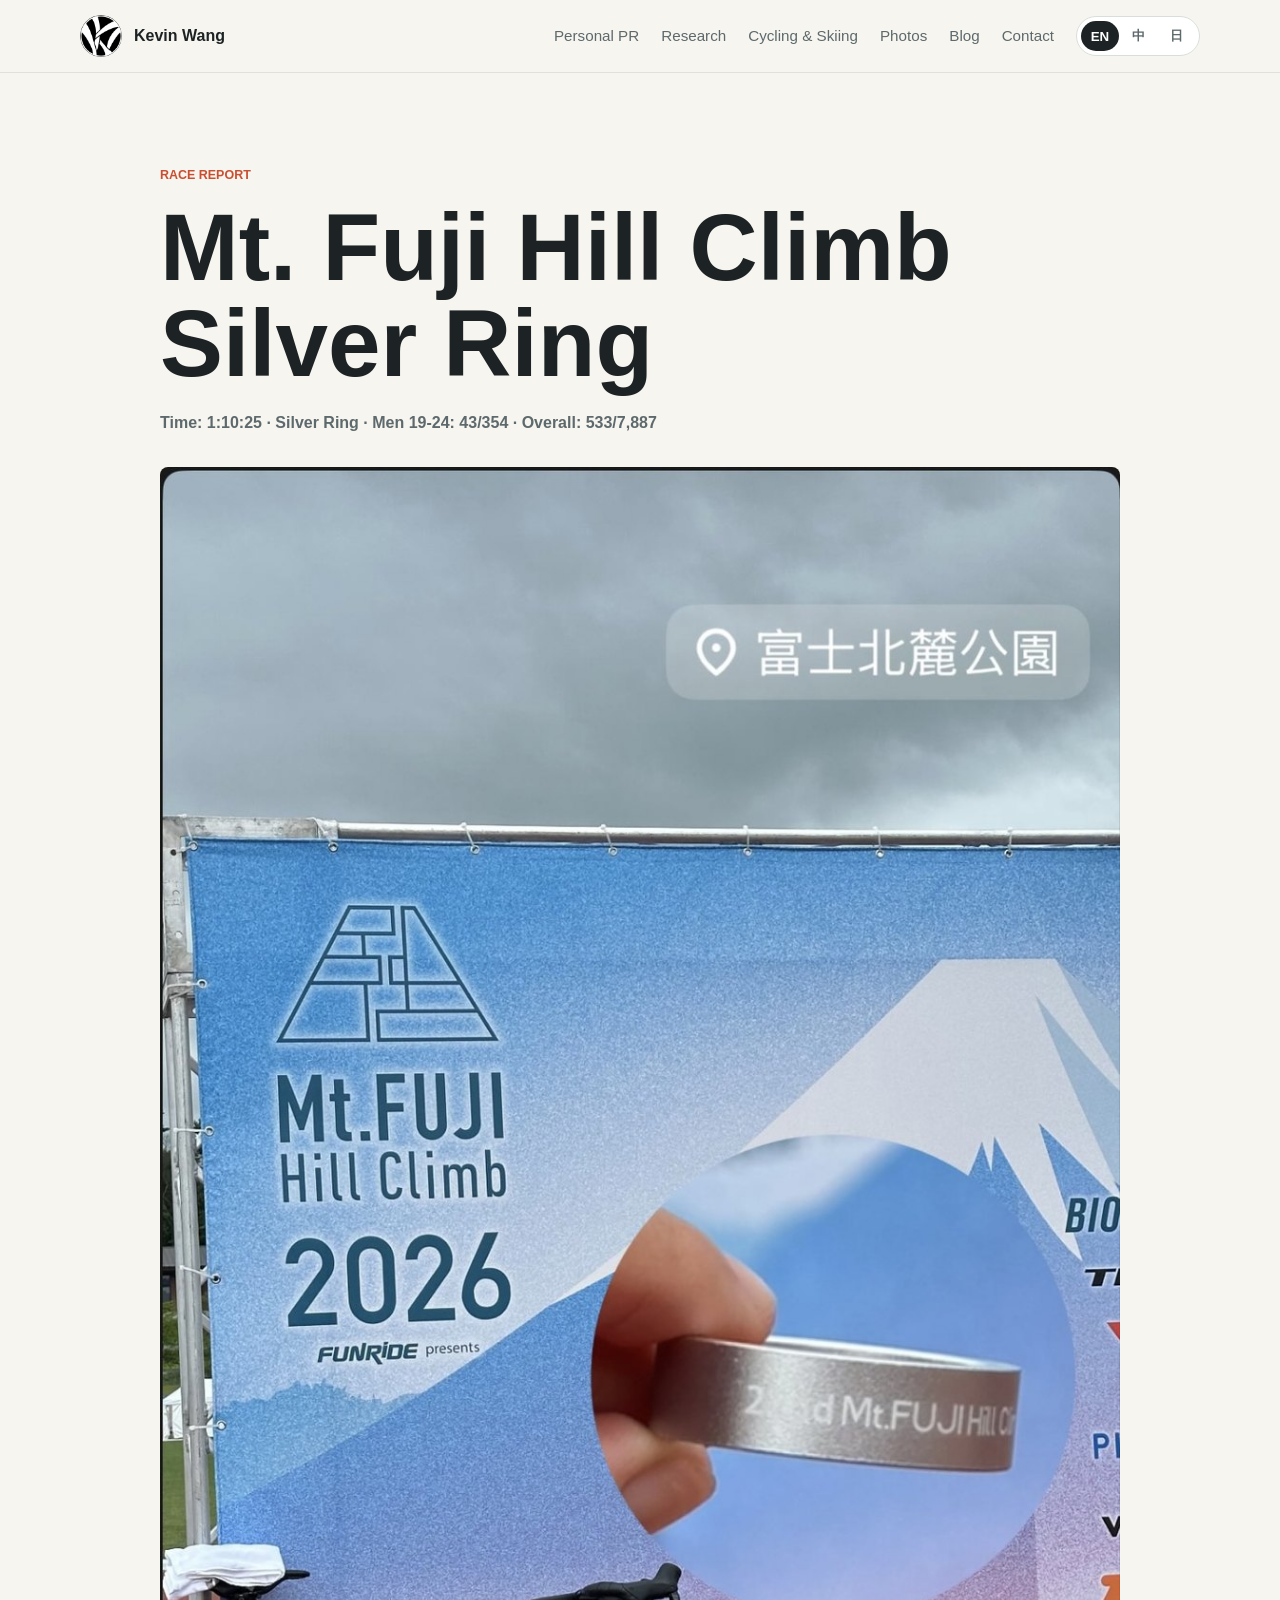
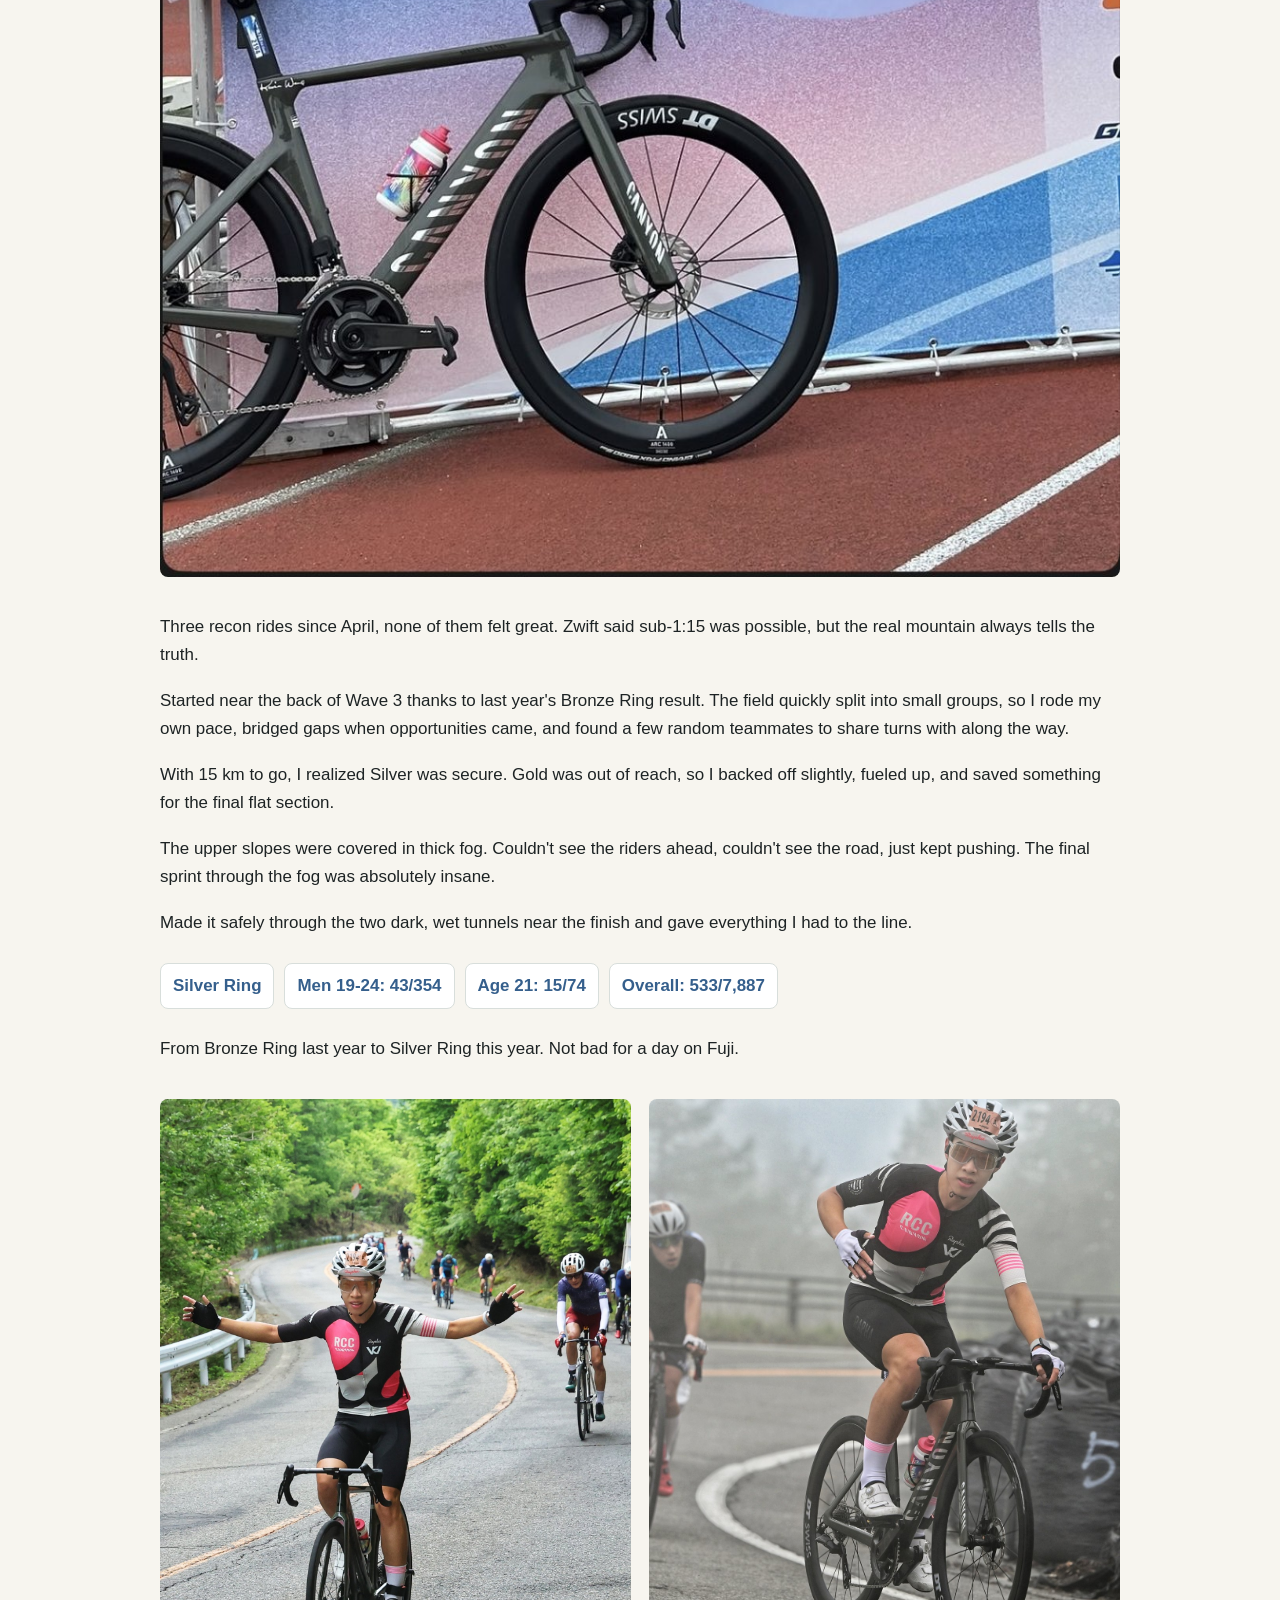
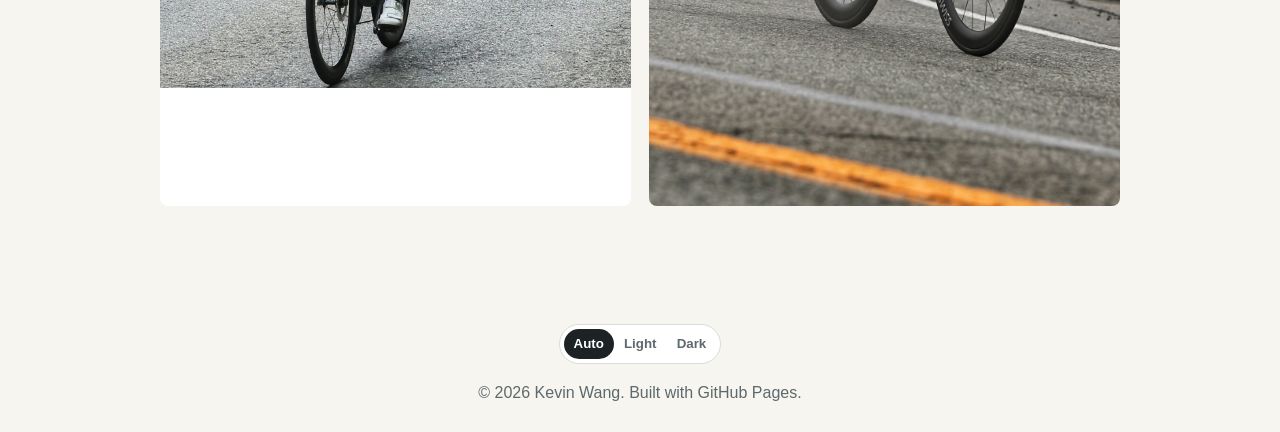
<file: fuji-hill-silver-ring.html>
<!DOCTYPE html>
<html lang="en">
<head>
  <meta charset="UTF-8">
  <meta name="viewport" content="width=device-width, initial-scale=1.0">
  <meta name="description" content="Mt. Fuji Hill Climb Silver Ring race report by Kevin Wang.">
  <title>Mt. Fuji Hill Climb Silver Ring | Kevin Wang</title>
  <link rel="icon" type="image/png" sizes="32x32" href="assets/images/favicon.png">
  <link rel="apple-touch-icon" sizes="180x180" href="assets/images/apple-touch-icon.png">
  <link rel="stylesheet" href="assets/css/styles.css">
</head>
<body>
  <header class="site-header">
    <nav class="nav" aria-label="Main navigation">
      <a class="brand" href="index.html#home" aria-label="Kevin Wang home">
        <span class="brand-mark"><img src="assets/images/site-icon.png" alt=""></span>
        <span class="brand-text">Kevin Wang</span>
      </a>
      <button class="nav-toggle" type="button" aria-expanded="false" aria-controls="nav-menu" aria-label="Open navigation">
        <span></span>
        <span></span>
        <span></span>
      </button>
      <div class="nav-menu" id="nav-menu">
        <a href="index.html#pr" data-i18n="nav.pr">Personal PR</a>
        <a href="index.html#research" data-i18n="nav.research">Research</a>
        <a href="activity.html" data-i18n="nav.activity">Cycling & Skiing</a>
        <a href="photos.html" data-i18n="nav.photos">Photos</a>
        <a href="blog.html" data-i18n="nav.blog">Blog</a>
        <a href="index.html#contact" data-i18n="nav.contact">Contact</a>
        <div class="language-switcher" aria-label="Language selector">
          <button class="lang-button active" type="button" data-lang="en">EN</button>
          <button class="lang-button" type="button" data-lang="zh">中</button>
          <button class="lang-button" type="button" data-lang="ja">日</button>
        </div>
      </div>
    </nav>
  </header>

  <main>
    <article class="blog-post">
      <header class="blog-post-header">
        <p class="section-kicker">Race Report</p>
        <h1>Mt. Fuji Hill Climb Silver Ring</h1>
        <p class="blog-post-meta">Time: 1:10:25 · Silver Ring · Men 19-24: 43/354 · Overall: 533/7,887</p>
      </header>

      <figure class="blog-hero-image" tabindex="0">
        <img src="assets/images/activity/fuji-hill-silver-ring.jpg" alt="Mt. Fuji Hill Climb silver ring and bike">
        <figcaption>Silver Ring at Fuji Hokuroku Park</figcaption>
      </figure>

      <div class="blog-post-body">
        <p>Three recon rides since April, none of them felt great. Zwift said sub-1:15 was possible, but the real mountain always tells the truth.</p>
        <p>Started near the back of Wave 3 thanks to last year's Bronze Ring result. The field quickly split into small groups, so I rode my own pace, bridged gaps when opportunities came, and found a few random teammates to share turns with along the way.</p>
        <p>With 15 km to go, I realized Silver was secure. Gold was out of reach, so I backed off slightly, fueled up, and saved something for the final flat section.</p>
        <p>The upper slopes were covered in thick fog. Couldn't see the riders ahead, couldn't see the road, just kept pushing. The final sprint through the fog was absolutely insane.</p>
        <p>Made it safely through the two dark, wet tunnels near the finish and gave everything I had to the line.</p>

        <div class="result-list">
          <span>Silver Ring</span>
          <span>Men 19-24: 43/354</span>
          <span>Age 21: 15/74</span>
          <span>Overall: 533/7,887</span>
        </div>

        <p>From Bronze Ring last year to Silver Ring this year. Not bad for a day on Fuji.</p>
      </div>

      <div class="blog-post-gallery">
        <figure tabindex="0"><img src="assets/images/activity/fuji-hill-climb-road.jpg" alt="Cycling during Mt. Fuji Hill Climb"><figcaption>Climbing through the field</figcaption></figure>
        <figure tabindex="0"><img src="assets/images/activity/fuji-hill-fog-climb.jpg" alt="Cycling through fog near the upper slopes"><figcaption>Upper slopes in thick fog</figcaption></figure>
      </div>
    </article>
  </main>

  <footer class="site-footer">
    <div class="theme-switcher footer-theme-switcher" aria-label="Theme selector">
      <button class="theme-button active" type="button" data-theme-choice="auto">Auto</button>
      <button class="theme-button" type="button" data-theme-choice="light">Light</button>
      <button class="theme-button" type="button" data-theme-choice="dark">Dark</button>
    </div>
    <p>&copy; <span id="year"></span> Kevin Wang. Built with GitHub Pages.</p>
  </footer>

  <script src="assets/js/main.js"></script>
</body>
</html>
</file>
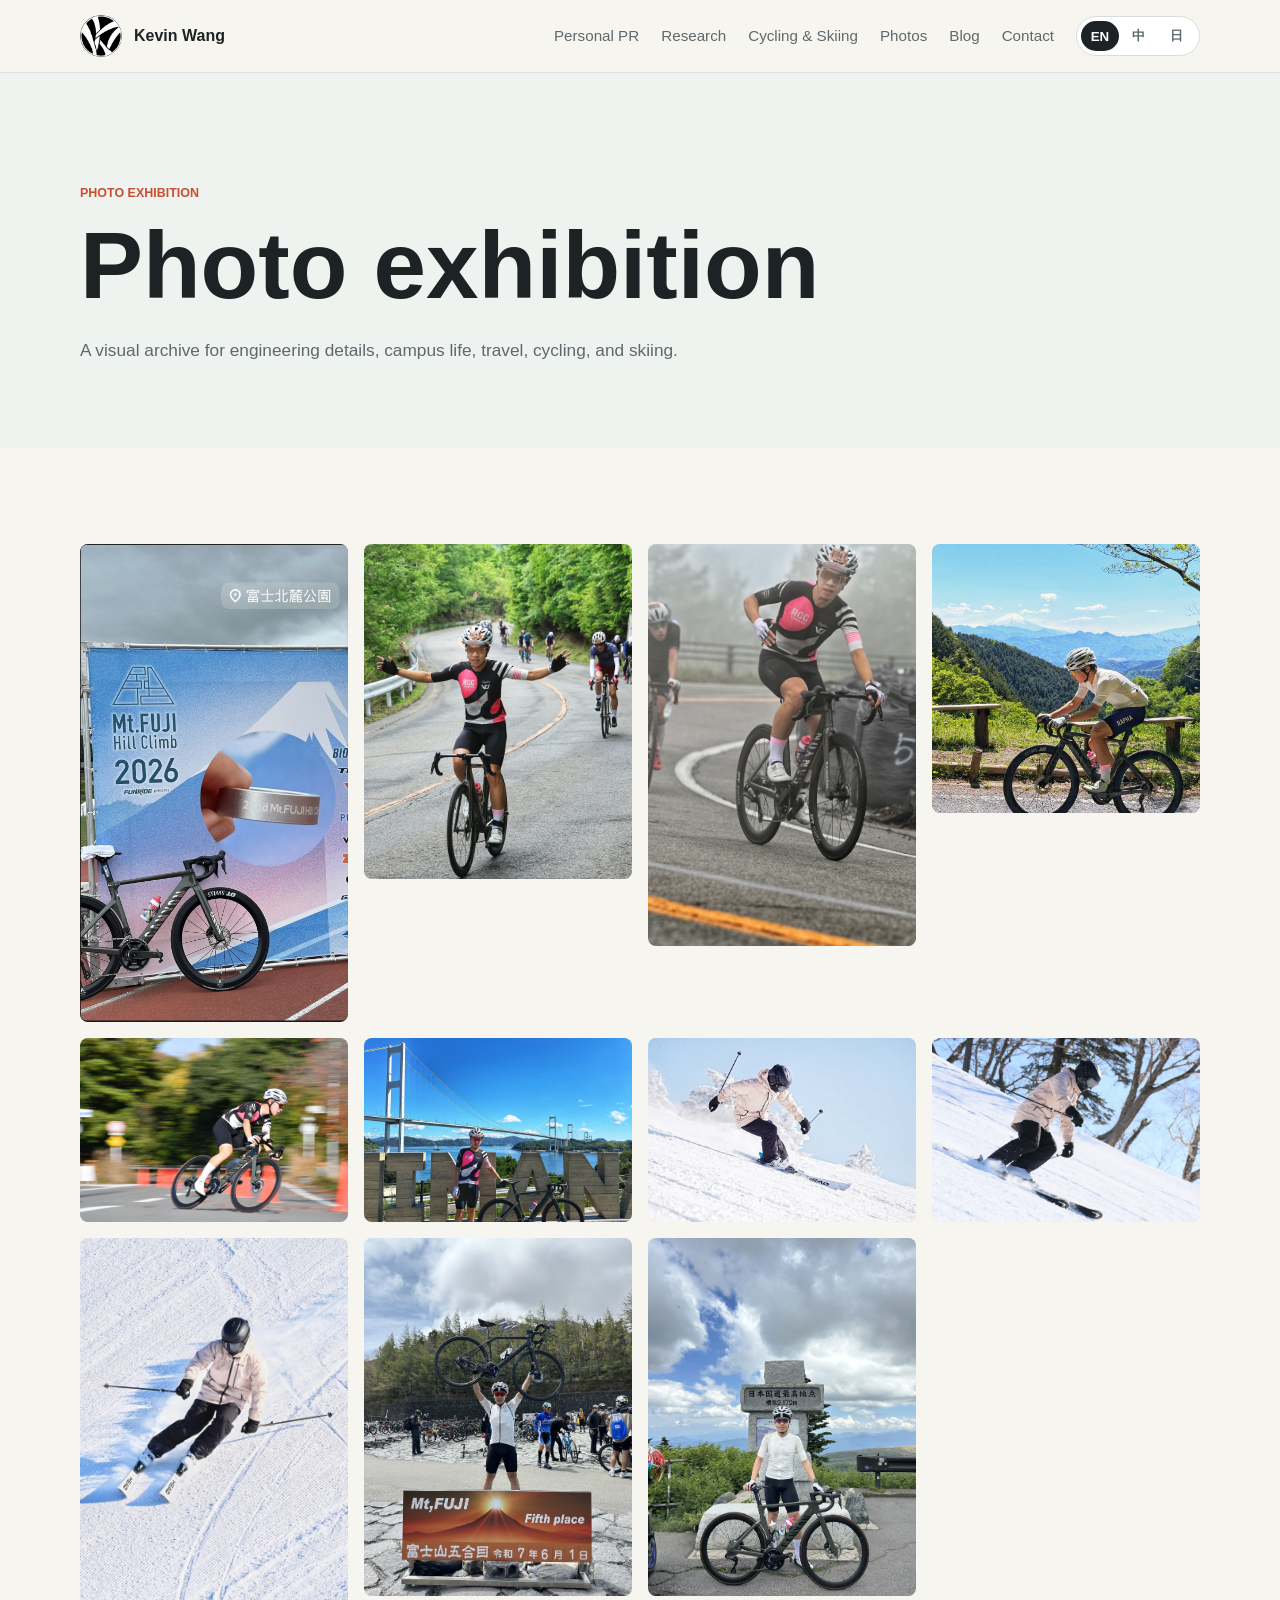
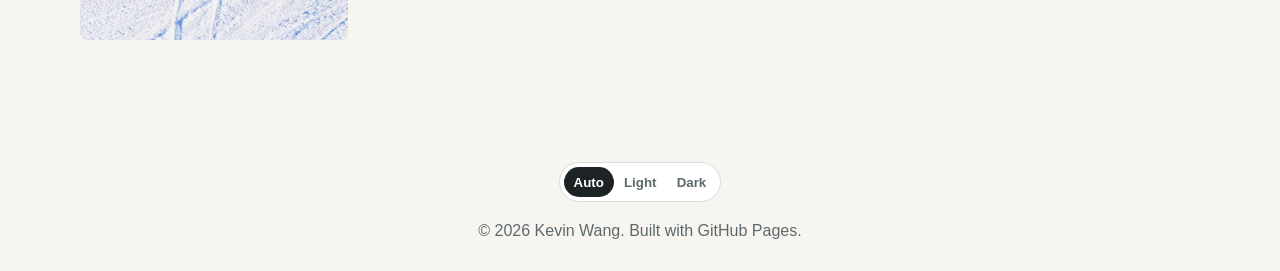
<file: photos.html>
<!DOCTYPE html>
<html lang="en">
<head>
  <meta charset="UTF-8">
  <meta name="viewport" content="width=device-width, initial-scale=1.0">
  <meta name="description" content="Photo exhibition by Kevin Wang.">
  <title>Photos | Kevin Wang</title>
  <link rel="icon" type="image/png" sizes="32x32" href="assets/images/favicon.png">
  <link rel="apple-touch-icon" sizes="180x180" href="assets/images/apple-touch-icon.png">
  <link rel="stylesheet" href="assets/css/styles.css">
</head>
<body>
  <header class="site-header">
    <nav class="nav" aria-label="Main navigation">
      <a class="brand" href="index.html#home" aria-label="Kevin Wang home">
        <span class="brand-mark"><img src="assets/images/site-icon.png" alt=""></span>
        <span class="brand-text">Kevin Wang</span>
      </a>
      <button class="nav-toggle" type="button" aria-expanded="false" aria-controls="nav-menu" aria-label="Open navigation">
        <span></span>
        <span></span>
        <span></span>
      </button>
      <div class="nav-menu" id="nav-menu">
        <a href="index.html#pr" data-i18n="nav.pr">Personal PR</a>
        <a href="index.html#research" data-i18n="nav.research">Research</a>
        <a href="activity.html" data-i18n="nav.activity">Cycling & Skiing</a>
        <a href="photos.html" data-i18n="nav.photos">Photos</a>
        <a href="blog.html" data-i18n="nav.blog">Blog</a>
        <a href="index.html#contact" data-i18n="nav.contact">Contact</a>
        <div class="language-switcher" aria-label="Language selector">
          <button class="lang-button active" type="button" data-lang="en">EN</button>
          <button class="lang-button" type="button" data-lang="zh">中</button>
          <button class="lang-button" type="button" data-lang="ja">日</button>
        </div>
      </div>
    </nav>
  </header>

  <main>
    <section class="subpage-hero section-muted">
      <div class="section-inner">
        <p class="section-kicker" data-i18n="photos.kicker">Photo Exhibition</p>
        <h1 data-i18n="photos.title">Photo exhibition</h1>
        <p data-i18n="photos.note">A visual archive for engineering details, campus life, travel, cycling, and skiing.</p>
      </div>
    </section>

    <section class="section">
      <div class="section-inner">
        <div class="gallery-grid natural-gallery">
          <figure tabindex="0"><img src="assets/images/activity/fuji-hill-silver-ring.jpg" alt="Mt. Fuji Hill Climb silver ring"><figcaption>Silver Ring</figcaption></figure>
          <figure tabindex="0"><img src="assets/images/activity/fuji-hill-climb-road.jpg" alt="Cycling during Mt. Fuji Hill Climb"><figcaption>Fuji Hill climb</figcaption></figure>
          <figure tabindex="0"><img src="assets/images/activity/fuji-hill-fog-climb.jpg" alt="Cycling through fog at Mt. Fuji Hill Climb"><figcaption>Foggy upper slopes</figcaption></figure>
          <figure tabindex="0"><img src="assets/images/activity/cycling-fuji-view.jpg" alt="Cycling with Mount Fuji view"><figcaption>Fuji view ride</figcaption></figure>
          <figure tabindex="0"><img src="assets/images/activity/cycling-road-action.jpg" alt="Road cycling action"><figcaption>Road action</figcaption></figure>
          <figure tabindex="0"><img src="assets/images/activity/cycling-shimanami-kaido.jpg" alt="Shimanami Kaido cycling"><figcaption>Shimanami Kaido</figcaption></figure>
          <figure tabindex="0"><img src="assets/images/activity/skiing-snow-turn.jpg" alt="Ski turn in snow"><figcaption>Snow turn</figcaption></figure>
          <figure tabindex="0"><img src="assets/images/activity/skiing-slope-carve.jpg" alt="Ski carving on slope"><figcaption>Slope carving</figcaption></figure>
          <figure tabindex="0"><img src="assets/images/activity/skiing-groomed-run.jpg" alt="Skiing on groomed run"><figcaption>Groomed run</figcaption></figure>
          <figure tabindex="0"><img src="assets/images/activity/cycling-fuji-hillclimb-finish.jpg" alt="Fuji Hill Climb finish"><figcaption>Fuji Hill Climb</figcaption></figure>
          <figure tabindex="0"><img src="assets/images/activity/cycling-summit-bike.jpg" alt="Cycling summit record"><figcaption>Summit record</figcaption></figure>
        </div>
      </div>
    </section>
  </main>

  <footer class="site-footer">
    <div class="theme-switcher footer-theme-switcher" aria-label="Theme selector">
      <button class="theme-button active" type="button" data-theme-choice="auto">Auto</button>
      <button class="theme-button" type="button" data-theme-choice="light">Light</button>
      <button class="theme-button" type="button" data-theme-choice="dark">Dark</button>
    </div>
    <p>&copy; <span id="year"></span> Kevin Wang. Built with GitHub Pages.</p>
  </footer>

  <script src="assets/js/main.js"></script>
</body>
</html>
</file>
<file: assets/css/styles.css>
:root {
  color-scheme: light;
  --bg: #f7f5ef;
  --surface: #ffffff;
  --surface-soft: #eef3f0;
  --ink: #1d2324;
  --muted: #5d696c;
  --line: #d8dedb;
  --accent: #c94f32;
  --accent-dark: #8f3525;
  --green: #2f6b57;
  --blue: #355f8c;
  --shadow: 0 20px 50px rgba(32, 39, 38, 0.12);
  --header-bg: rgba(247, 245, 239, 0.9);
  --header-line: rgba(216, 222, 219, 0.8);
  --on-dark: #ffffff;
  --band-bg: #1d2324;
  --band-text: #ffffff;
  --band-muted: rgba(255, 255, 255, 0.78);
  --band-line: rgba(255, 255, 255, 0.2);
  --control-active-bg: #1d2324;
  --control-active-fg: #ffffff;
  --hero-shade-desktop: linear-gradient(90deg, rgba(18, 24, 24, 0.82), rgba(18, 24, 24, 0.42), rgba(18, 24, 24, 0.12));
  --hero-shade-mobile: linear-gradient(180deg, rgba(18, 24, 24, 0.4), rgba(18, 24, 24, 0.86));
}

@media (prefers-color-scheme: dark) {
  :root {
    color-scheme: dark;
    --bg: #101414;
    --surface: #182020;
    --surface-soft: #141b1b;
    --ink: #eef3f0;
    --muted: #aab6b4;
    --line: #2b3838;
    --accent: #f07a55;
    --accent-dark: #ff9a7a;
    --green: #63a88e;
    --blue: #82aee0;
    --shadow: 0 20px 50px rgba(0, 0, 0, 0.38);
    --header-bg: rgba(16, 20, 20, 0.9);
    --header-line: rgba(43, 56, 56, 0.85);
    --on-dark: #f7f5ef;
    --band-bg: #090c0c;
    --band-text: #f7f5ef;
    --band-muted: rgba(247, 245, 239, 0.76);
    --band-line: rgba(247, 245, 239, 0.18);
    --control-active-bg: #f7f5ef;
    --control-active-fg: #101414;
    --hero-shade-desktop: linear-gradient(90deg, rgba(5, 8, 8, 0.9), rgba(5, 8, 8, 0.58), rgba(5, 8, 8, 0.22));
    --hero-shade-mobile: linear-gradient(180deg, rgba(5, 8, 8, 0.48), rgba(5, 8, 8, 0.92));
  }
}

:root[data-theme="light"] {
  color-scheme: light;
  --bg: #f7f5ef;
  --surface: #ffffff;
  --surface-soft: #eef3f0;
  --ink: #1d2324;
  --muted: #5d696c;
  --line: #d8dedb;
  --accent: #c94f32;
  --accent-dark: #8f3525;
  --green: #2f6b57;
  --blue: #355f8c;
  --shadow: 0 20px 50px rgba(32, 39, 38, 0.12);
  --header-bg: rgba(247, 245, 239, 0.9);
  --header-line: rgba(216, 222, 219, 0.8);
  --on-dark: #ffffff;
  --band-bg: #1d2324;
  --band-text: #ffffff;
  --band-muted: rgba(255, 255, 255, 0.78);
  --band-line: rgba(255, 255, 255, 0.2);
  --control-active-bg: #1d2324;
  --control-active-fg: #ffffff;
  --hero-shade-desktop: linear-gradient(90deg, rgba(18, 24, 24, 0.82), rgba(18, 24, 24, 0.42), rgba(18, 24, 24, 0.12));
  --hero-shade-mobile: linear-gradient(180deg, rgba(18, 24, 24, 0.4), rgba(18, 24, 24, 0.86));
}

:root[data-theme="dark"] {
  color-scheme: dark;
  --bg: #101414;
  --surface: #182020;
  --surface-soft: #141b1b;
  --ink: #eef3f0;
  --muted: #aab6b4;
  --line: #2b3838;
  --accent: #f07a55;
  --accent-dark: #ff9a7a;
  --green: #63a88e;
  --blue: #82aee0;
  --shadow: 0 20px 50px rgba(0, 0, 0, 0.38);
  --header-bg: rgba(16, 20, 20, 0.9);
  --header-line: rgba(43, 56, 56, 0.85);
  --on-dark: #f7f5ef;
  --band-bg: #090c0c;
  --band-text: #f7f5ef;
  --band-muted: rgba(247, 245, 239, 0.76);
  --band-line: rgba(247, 245, 239, 0.18);
  --control-active-bg: #f7f5ef;
  --control-active-fg: #101414;
  --hero-shade-desktop: linear-gradient(90deg, rgba(5, 8, 8, 0.9), rgba(5, 8, 8, 0.58), rgba(5, 8, 8, 0.22));
  --hero-shade-mobile: linear-gradient(180deg, rgba(5, 8, 8, 0.48), rgba(5, 8, 8, 0.92));
}

* {
  box-sizing: border-box;
}

html {
  scroll-behavior: smooth;
}

body {
  margin: 0;
  background: var(--bg);
  color: var(--ink);
  font-family: Inter, "Noto Sans SC", "Noto Sans JP", "Hiragino Sans", "Microsoft YaHei", Arial, sans-serif;
  line-height: 1.65;
}

img {
  display: block;
  max-width: 100%;
}

a {
  color: inherit;
  text-decoration: none;
}

.site-header {
  position: sticky;
  top: 0;
  z-index: 20;
  background: var(--header-bg);
  border-bottom: 1px solid var(--header-line);
  backdrop-filter: blur(16px);
}

.nav {
  display: flex;
  align-items: center;
  justify-content: space-between;
  width: min(1120px, calc(100% - 32px));
  min-height: 72px;
  margin: 0 auto;
}

.brand {
  display: inline-flex;
  align-items: center;
  gap: 12px;
  font-weight: 800;
}

.brand-mark {
  display: grid;
  width: 42px;
  height: 42px;
  overflow: hidden;
  place-items: center;
  border-radius: 50%;
  background: transparent;
  color: #fff;
  font-size: 0.9rem;
}

.brand-mark img {
  width: 100%;
  height: 100%;
  object-fit: contain;
}

.brand-text {
  white-space: nowrap;
}

.nav-menu {
  display: flex;
  align-items: center;
  gap: 22px;
  color: var(--muted);
  font-size: 0.95rem;
}

.nav-menu a:hover {
  color: var(--ink);
}

.language-switcher,
.theme-switcher {
  display: inline-flex;
  padding: 4px;
  border: 1px solid var(--line);
  border-radius: 999px;
  background: var(--surface);
}

.lang-button,
.theme-button {
  min-width: 38px;
  height: 30px;
  border: 0;
  border-radius: 999px;
  background: transparent;
  color: var(--muted);
  cursor: pointer;
  font-weight: 700;
}

.theme-button {
  min-width: 50px;
  padding: 0 10px;
}

.lang-button.active,
.theme-button.active {
  background: var(--control-active-bg);
  color: var(--control-active-fg);
}

.footer-theme-switcher {
  margin: 0 auto 16px;
  width: fit-content;
}

.nav-toggle {
  display: none;
  width: 42px;
  height: 42px;
  border: 1px solid var(--line);
  border-radius: 8px;
  background: var(--surface);
}

.nav-toggle span {
  display: block;
  width: 18px;
  height: 2px;
  margin: 4px auto;
  background: var(--ink);
}

.hero {
  position: relative;
  display: grid;
  min-height: 720px;
  overflow: hidden;
  place-items: end start;
  isolation: isolate;
}

.hero-media {
  position: absolute;
  inset: 0;
  z-index: -2;
}

.hero-media img {
  width: 100%;
  height: 100%;
  object-fit: cover;
}

.hero::after {
  position: absolute;
  inset: 0;
  z-index: -1;
  content: "";
  background: var(--hero-shade-desktop);
}

.hero-content {
  width: min(720px, calc(100% - 32px));
  margin: 0 auto 86px;
  color: var(--on-dark);
}

.eyebrow,
.section-kicker {
  margin: 0 0 14px;
  color: var(--accent);
  font-size: 0.78rem;
  font-weight: 900;
  letter-spacing: 0;
  text-transform: uppercase;
}

.hero .eyebrow {
  color: #f0c0aa;
}

h1,
h2,
h3,
p {
  overflow-wrap: anywhere;
}

h1 {
  max-width: 12em;
  margin: 0;
  font-size: clamp(2.8rem, 9vw, 5.9rem);
  line-height: 1.02;
  letter-spacing: 0;
}

h2 {
  margin: 0;
  font-size: clamp(2rem, 5vw, 3.3rem);
  line-height: 1.1;
  letter-spacing: 0;
}

h3 {
  margin: 0 0 8px;
  font-size: 1.15rem;
  line-height: 1.35;
}

.hero-copy {
  max-width: 620px;
  margin: 24px 0 0;
  color: color-mix(in srgb, var(--on-dark) 86%, transparent);
  font-size: 1.12rem;
}

.hero-actions {
  display: flex;
  flex-wrap: wrap;
  gap: 12px;
  margin-top: 32px;
}

.button {
  display: inline-flex;
  align-items: center;
  justify-content: center;
  min-height: 46px;
  padding: 0 20px;
  border-radius: 8px;
  font-weight: 800;
}

.button.primary {
  background: var(--accent);
  color: #fff;
}

.button.secondary {
  border: 1px solid rgba(255, 255, 255, 0.58);
  color: #fff;
}

.section,
.section-band {
  padding: 96px 0;
}

.subpage-hero {
  padding: 110px 0 84px;
}

.subpage-hero h1 {
  max-width: 10em;
  color: var(--ink);
}

.subpage-hero p:last-child {
  max-width: 720px;
  margin: 22px 0 0;
  color: var(--muted);
  font-size: 1.08rem;
}

.section-inner {
  width: min(1120px, calc(100% - 32px));
  margin: 0 auto;
}

.section-band {
  background: var(--band-bg);
  color: var(--band-text);
}

.pr-layout,
.contact-grid,
.activity-layout {
  display: grid;
  grid-template-columns: minmax(0, 0.85fr) minmax(0, 1.15fr);
  gap: 56px;
  align-items: start;
}

.pr-copy p,
.activity-layout > .section-heading p:last-of-type,
.contact-panel p {
  margin: 0;
  color: var(--band-muted);
  font-size: 1.08rem;
}

.pr-copy {
  display: grid;
  gap: 18px;
}

.quick-facts {
  display: flex;
  flex-wrap: wrap;
  gap: 10px;
  margin-top: 8px;
}

.quick-facts span {
  display: inline-flex;
  min-height: 36px;
  align-items: center;
  padding: 0 12px;
  border: 1px solid var(--band-line);
  border-radius: 8px;
  color: var(--band-text);
  font-size: 0.9rem;
  font-weight: 800;
}

.section-heading {
  display: flex;
  align-items: end;
  justify-content: space-between;
  gap: 24px;
  margin-bottom: 34px;
}

.section-heading.compact {
  display: block;
  margin-bottom: 0;
}

.section-note {
  max-width: 320px;
  margin: 0;
  color: var(--muted);
}

.section-muted {
  background: var(--surface-soft);
}

.project-grid {
  display: grid;
  grid-template-columns: repeat(3, minmax(0, 1fr));
  gap: 22px;
}

.blog-grid {
  display: grid;
  grid-template-columns: repeat(3, minmax(0, 1fr));
  gap: 22px;
}

.blog-card {
  display: grid;
  min-height: 260px;
  align-content: start;
  gap: 14px;
  padding: 24px;
  border: 1px solid var(--line);
  border-radius: 8px;
  background: var(--surface);
  box-shadow: var(--shadow);
  transition: transform 0.2s ease, box-shadow 0.2s ease, border-color 0.2s ease;
}

.blog-card:hover,
.blog-card:focus {
  transform: translateY(-6px);
  border-color: var(--accent);
  box-shadow: 0 28px 65px rgba(32, 39, 38, 0.18);
}

.blog-card:focus {
  outline: 2px solid var(--accent);
  outline-offset: 4px;
}

.blog-card h2 {
  margin: 0;
  font-size: 1.35rem;
  line-height: 1.25;
}

.blog-card p {
  margin: 0;
  color: var(--muted);
}

.blog-card-action {
  width: fit-content;
  margin-top: auto;
  color: var(--accent);
  font-weight: 900;
}

.blog-card.is-draft {
  cursor: default;
}

.blog-card-featured {
  border-top: 4px solid var(--accent);
}

.blog-date {
  color: var(--blue);
  font-size: 0.85rem;
  font-weight: 900;
}

.blog-post {
  width: min(960px, calc(100% - 32px));
  margin: 0 auto;
  padding: 92px 0;
}

.blog-post-header {
  margin-bottom: 30px;
}

.blog-post-header h1 {
  max-width: 900px;
  color: var(--ink);
}

.blog-post-meta {
  margin: 18px 0 0;
  color: var(--muted);
  font-weight: 800;
}

.blog-hero-image,
.blog-post-gallery figure {
  position: relative;
  margin: 0;
  overflow: hidden;
  border-radius: 8px;
  background: var(--surface);
}

.blog-hero-image img,
.blog-post-gallery img {
  width: 100%;
  height: auto;
  display: block;
}

.blog-hero-image figcaption,
.blog-post-gallery figcaption {
  position: absolute;
  right: 12px;
  bottom: 12px;
  left: 12px;
  padding: 10px 12px;
  border-radius: 8px;
  background: rgba(29, 35, 36, 0.72);
  color: #fff;
  font-weight: 800;
  opacity: 0;
  transform: translateY(8px);
  transition: opacity 0.2s ease, transform 0.2s ease;
}

.blog-hero-image:hover figcaption,
.blog-hero-image:focus figcaption,
.blog-post-gallery figure:hover figcaption,
.blog-post-gallery figure:focus figcaption {
  opacity: 1;
  transform: translateY(0);
}

.blog-post-body {
  display: grid;
  gap: 18px;
  margin: 36px 0;
  color: var(--ink);
  font-size: 1.06rem;
}

.blog-post-body p {
  margin: 0;
}

.blog-post-body h2 {
  margin: 20px 0 -6px;
  font-size: clamp(1.35rem, 3vw, 1.8rem);
  line-height: 1.3;
}

.blog-post-body blockquote {
  margin: 6px 0;
  padding: 18px 22px;
  border-left: 4px solid var(--accent);
  background: var(--surface-soft);
  color: var(--ink);
  font-weight: 800;
}

.result-list {
  display: flex;
  flex-wrap: wrap;
  gap: 10px;
  margin: 8px 0;
}

.result-list span {
  padding: 8px 12px;
  border: 1px solid var(--line);
  border-radius: 8px;
  background: var(--surface);
  color: var(--blue);
  font-weight: 900;
}

.blog-post-gallery {
  display: grid;
  grid-template-columns: repeat(2, minmax(0, 1fr));
  gap: 18px;
}

.project-card {
  overflow: hidden;
  border: 1px solid var(--line);
  border-radius: 8px;
  background: var(--surface);
  box-shadow: var(--shadow);
}

.project-card img {
  width: 100%;
  aspect-ratio: 4 / 3;
  object-fit: cover;
}

.card-body {
  padding: 22px;
}

.tag {
  display: inline-block;
  margin-bottom: 12px;
  color: var(--green);
  font-size: 0.78rem;
  font-weight: 900;
}

.card-body p,
.ride-item p {
  margin: 0;
  color: var(--muted);
}

.gallery-grid {
  display: grid;
  grid-template-columns: repeat(4, minmax(0, 1fr));
  gap: 16px;
}

.gallery-grid figure {
  position: relative;
  min-height: 220px;
  margin: 0;
  overflow: hidden;
  border-radius: 8px;
  background: #d8dedb;
}

.gallery-grid figure:focus,
.activity-photo-grid figure:focus {
  outline: 2px solid var(--accent);
  outline-offset: 3px;
}

.gallery-grid img {
  width: 100%;
  height: 100%;
  min-height: 220px;
  object-fit: cover;
  transition: transform 0.25s ease;
}

.gallery-grid figure:hover img {
  transform: scale(1.04);
}

.natural-gallery {
  align-items: start;
}

.natural-gallery figure {
  min-height: 0;
}

.natural-gallery img {
  height: auto;
  min-height: 0;
  aspect-ratio: auto;
  object-fit: contain;
}

.natural-gallery figure:hover img {
  transform: none;
}

.gallery-grid figcaption {
  position: absolute;
  right: 12px;
  bottom: 12px;
  left: 12px;
  padding: 10px 12px;
  border-radius: 8px;
  background: rgba(29, 35, 36, 0.72);
  color: #fff;
  font-weight: 800;
  opacity: 0;
  transform: translateY(8px);
  transition: opacity 0.2s ease, transform 0.2s ease;
}

.gallery-grid figure:hover figcaption,
.gallery-grid figure:focus figcaption,
.gallery-grid figure:focus-within figcaption {
  opacity: 1;
  transform: translateY(0);
}

.activity-layout {
  align-items: stretch;
}

.activity-layout > .section-heading p:last-of-type {
  color: var(--muted);
}

.link-button {
  width: fit-content;
  margin-top: 24px;
  background: var(--green);
  color: #fff;
}

.strava-link {
  display: inline-flex;
  min-height: 48px;
  width: fit-content;
  align-items: center;
  justify-content: center;
  margin-top: 24px;
  padding: 0 18px;
  border-radius: 8px;
  background: #fc4c02;
  color: #fff;
  font-weight: 900;
}

.race-report-section {
  padding-bottom: 0;
}

.race-report-feature {
  display: grid;
  grid-template-columns: minmax(260px, 0.9fr) minmax(0, 1.1fr);
  overflow: hidden;
  border: 1px solid var(--line);
  border-radius: 8px;
  background: var(--surface);
  box-shadow: var(--shadow);
  transition: transform 0.2s ease, box-shadow 0.2s ease, border-color 0.2s ease;
}

.race-report-feature:hover,
.race-report-feature:focus {
  transform: translateY(-6px);
  border-color: var(--accent);
  box-shadow: 0 28px 65px rgba(32, 39, 38, 0.18);
}

.race-report-feature:focus {
  outline: 2px solid var(--accent);
  outline-offset: 4px;
}

.race-report-feature > img {
  width: 100%;
  height: 100%;
  max-height: 520px;
  object-fit: cover;
  object-position: 50% 35%;
}

.race-report-copy {
  display: grid;
  align-content: center;
  gap: 14px;
  padding: clamp(28px, 5vw, 64px);
}

.race-report-copy h2,
.race-report-copy p {
  margin: 0;
}

.race-report-copy h2 {
  font-size: clamp(1.8rem, 4vw, 3rem);
  line-height: 1.12;
}

.race-report-copy > p:not(.section-kicker) {
  color: var(--muted);
}

.ride-list {
  display: grid;
  gap: 14px;
}

.ride-item {
  display: grid;
  grid-template-columns: 98px minmax(0, 1fr);
  gap: 22px;
  padding: 20px;
  border: 1px solid var(--line);
  border-radius: 8px;
  background: var(--surface);
}

.media-ride-item {
  grid-template-columns: 180px 92px minmax(0, 1fr);
  align-items: center;
}

.media-ride-item img {
  width: 100%;
  aspect-ratio: 4 / 3;
  border-radius: 8px;
  object-fit: cover;
}

.activity-photo-grid {
  display: grid;
  grid-template-columns: repeat(4, minmax(0, 1fr));
  gap: 16px;
  align-items: start;
}

.activity-photo-grid figure {
  position: relative;
  margin: 0;
  overflow: hidden;
  border-radius: 8px;
  background: var(--surface);
}

.activity-photo-grid img {
  width: 100%;
  height: auto;
  object-fit: contain;
}

.activity-photo-grid figcaption {
  position: absolute;
  right: 12px;
  bottom: 12px;
  left: 12px;
  padding: 10px 12px;
  border-radius: 8px;
  background: rgba(29, 35, 36, 0.72);
  color: #fff;
  font-size: 0.9rem;
  font-weight: 800;
  opacity: 0;
  transform: translateY(8px);
  transition: opacity 0.2s ease, transform 0.2s ease;
}

.activity-photo-grid figure:hover figcaption,
.activity-photo-grid figure:focus figcaption,
.activity-photo-grid figure:focus-within figcaption {
  opacity: 1;
  transform: translateY(0);
}

@media (hover: none) {
  .gallery-grid figure:active figcaption,
  .activity-photo-grid figure:active figcaption {
    opacity: 1;
    transform: translateY(0);
  }
}

.ride-date {
  color: var(--blue);
  font-weight: 900;
}

.contact-links {
  display: flex;
  flex-wrap: wrap;
  gap: 12px;
}

.contact-panel {
  display: grid;
  gap: 18px;
}

.contact-links a {
  display: inline-flex;
  min-height: 44px;
  align-items: center;
  justify-content: center;
  padding: 0 18px;
  border: 1px solid rgba(255, 255, 255, 0.22);
  border-radius: 8px;
  color: #fff;
  font-weight: 800;
}

.site-footer {
  padding: 26px 16px;
  color: var(--muted);
  text-align: center;
}

.site-footer p {
  margin: 0;
}

@media (max-width: 860px) {
  .nav-toggle {
    display: inline-block;
  }

  .nav-menu {
    position: absolute;
    top: 72px;
    right: 16px;
    left: 16px;
    display: none;
    flex-direction: column;
    align-items: stretch;
    gap: 4px;
    padding: 14px;
    border: 1px solid var(--line);
    border-radius: 8px;
    background: var(--surface);
    box-shadow: var(--shadow);
  }

  .nav-menu.open {
    display: flex;
  }

  .nav-menu a {
    padding: 10px 8px;
  }

  .language-switcher,
  .theme-switcher {
    align-self: flex-start;
    margin-top: 8px;
  }

  .hero {
    min-height: 650px;
  }

  .hero::after {
    background: var(--hero-shade-mobile);
  }

  .hero-content {
    margin-bottom: 52px;
  }

  .pr-layout,
  .contact-grid,
  .activity-layout {
    grid-template-columns: 1fr;
    gap: 28px;
  }

  .race-report-feature {
    grid-template-columns: 1fr;
  }

  .race-report-feature > img {
    max-height: 460px;
    aspect-ratio: 4 / 3;
  }

  .project-grid,
  .gallery-grid,
  .blog-grid {
    grid-template-columns: repeat(2, minmax(0, 1fr));
  }

  .media-ride-item {
    grid-template-columns: 140px minmax(0, 1fr);
  }

  .media-ride-item .ride-date {
    grid-column: 2;
  }

  .media-ride-item div {
    grid-column: 1 / -1;
  }

  .activity-photo-grid {
    grid-template-columns: repeat(2, minmax(0, 1fr));
  }
}

@media (max-width: 560px) {
  .brand-text {
    display: none;
  }

  .section,
  .section-band {
    padding: 68px 0;
  }

  .subpage-hero {
    padding: 78px 0 56px;
  }

  .project-grid,
  .gallery-grid,
  .blog-grid {
    grid-template-columns: 1fr;
  }

  .ride-item {
    grid-template-columns: 1fr;
    gap: 8px;
  }

  .media-ride-item,
  .media-ride-item .ride-date,
  .media-ride-item div {
    grid-template-columns: 1fr;
    grid-column: auto;
  }

  .activity-photo-grid {
    grid-template-columns: 1fr;
  }

  .race-report-copy {
    padding: 26px 22px;
  }
}
</file>
